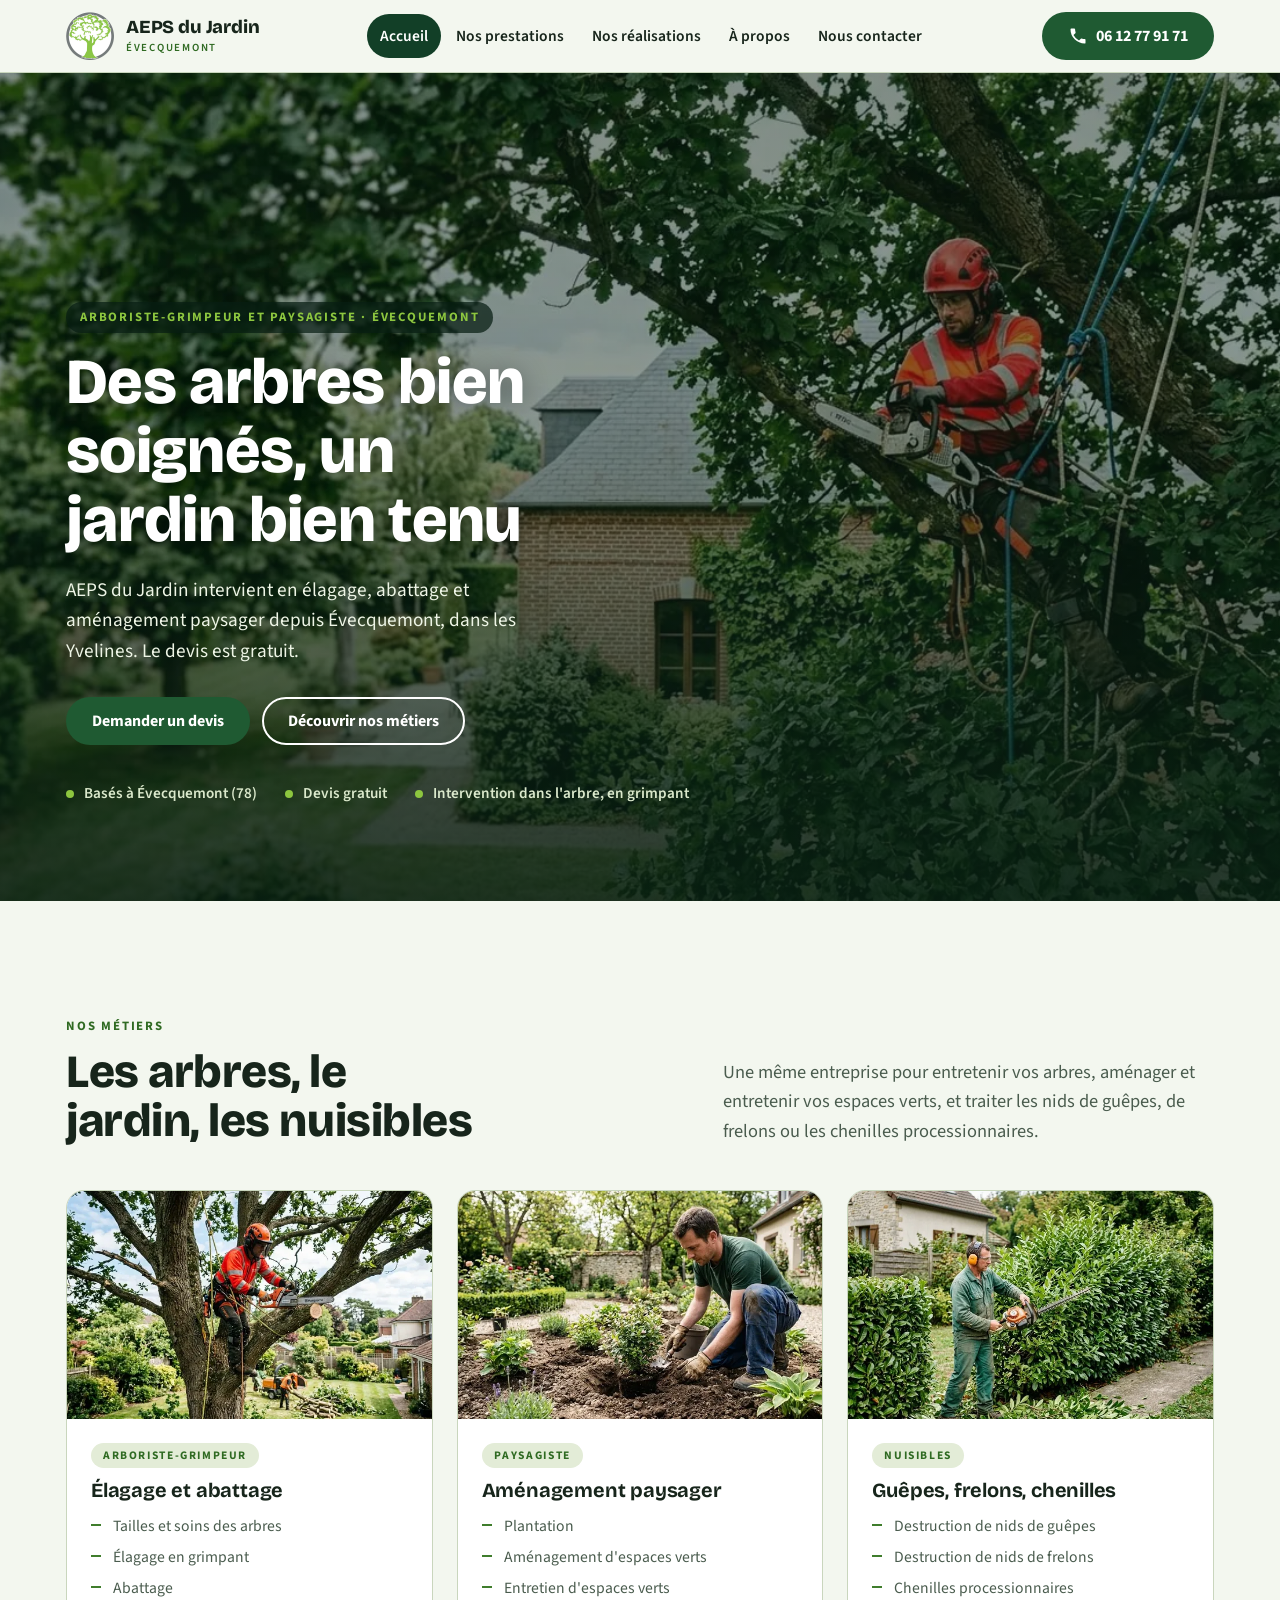
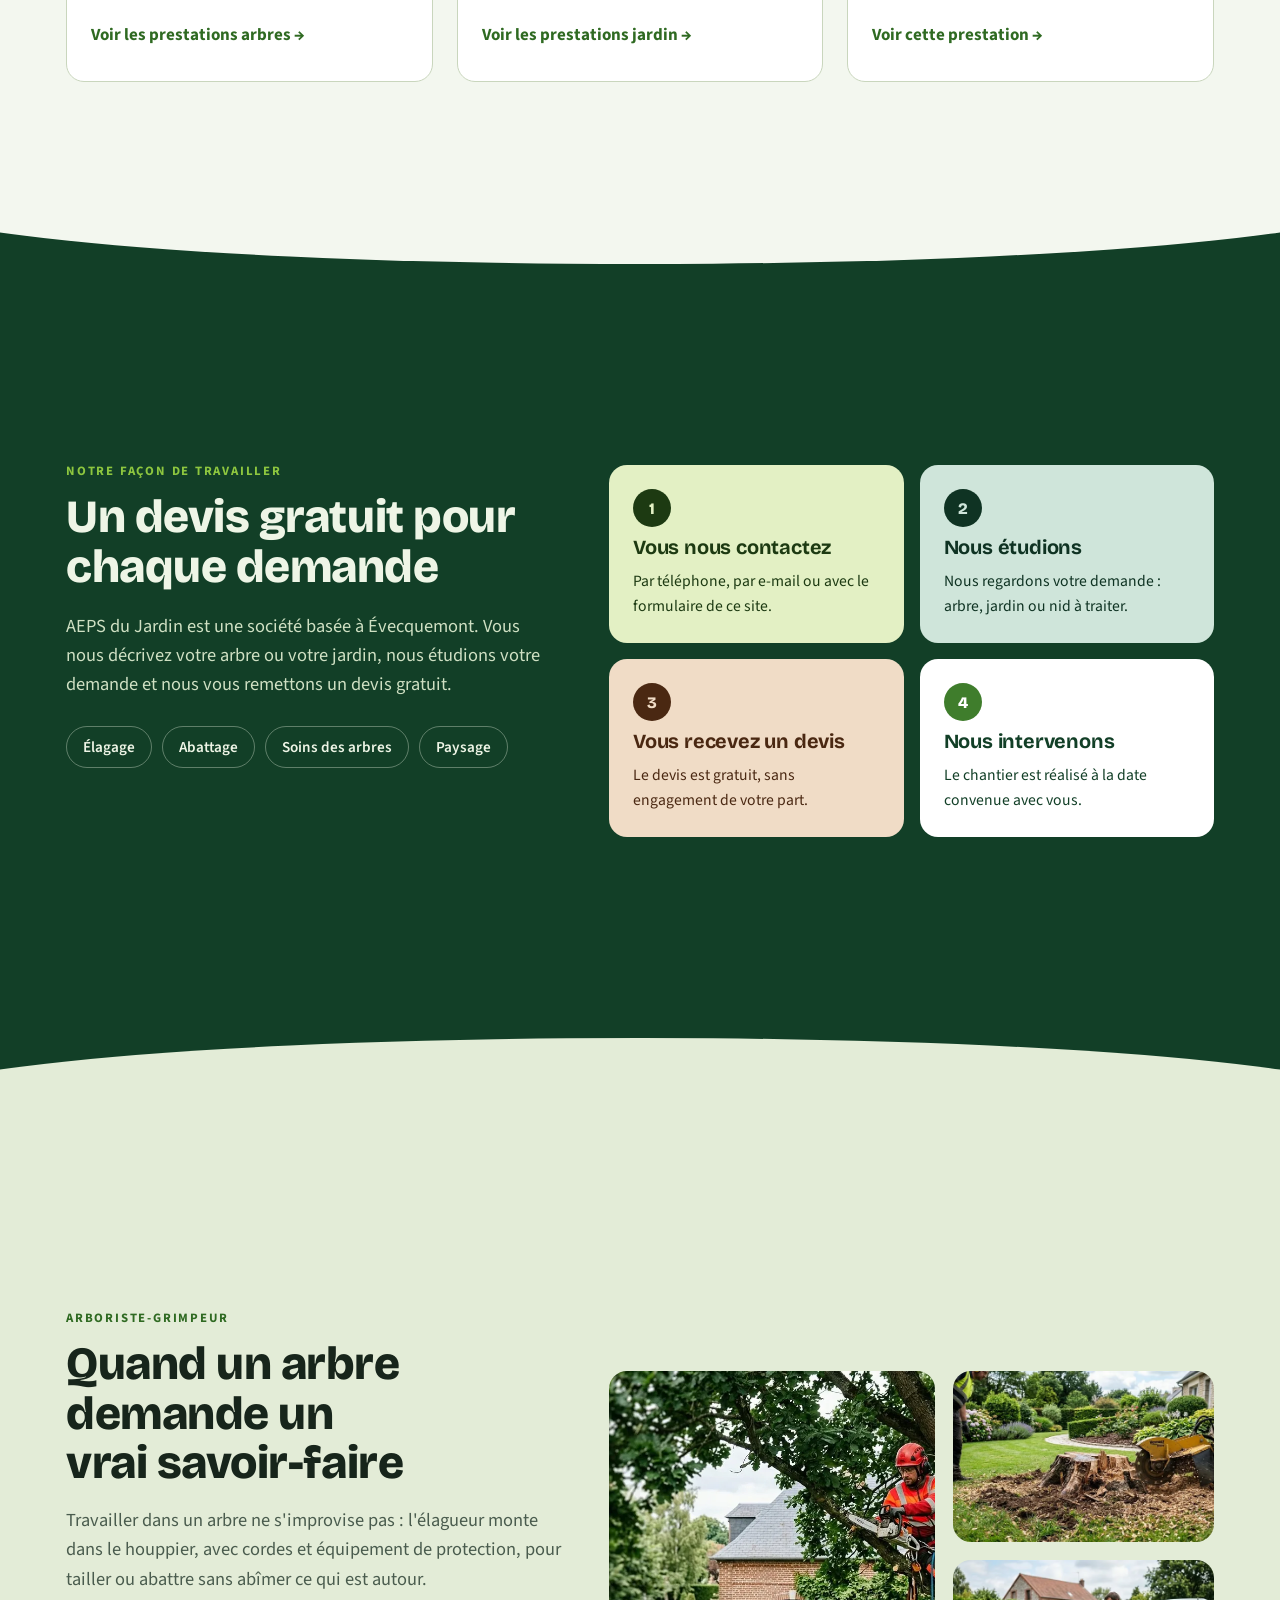
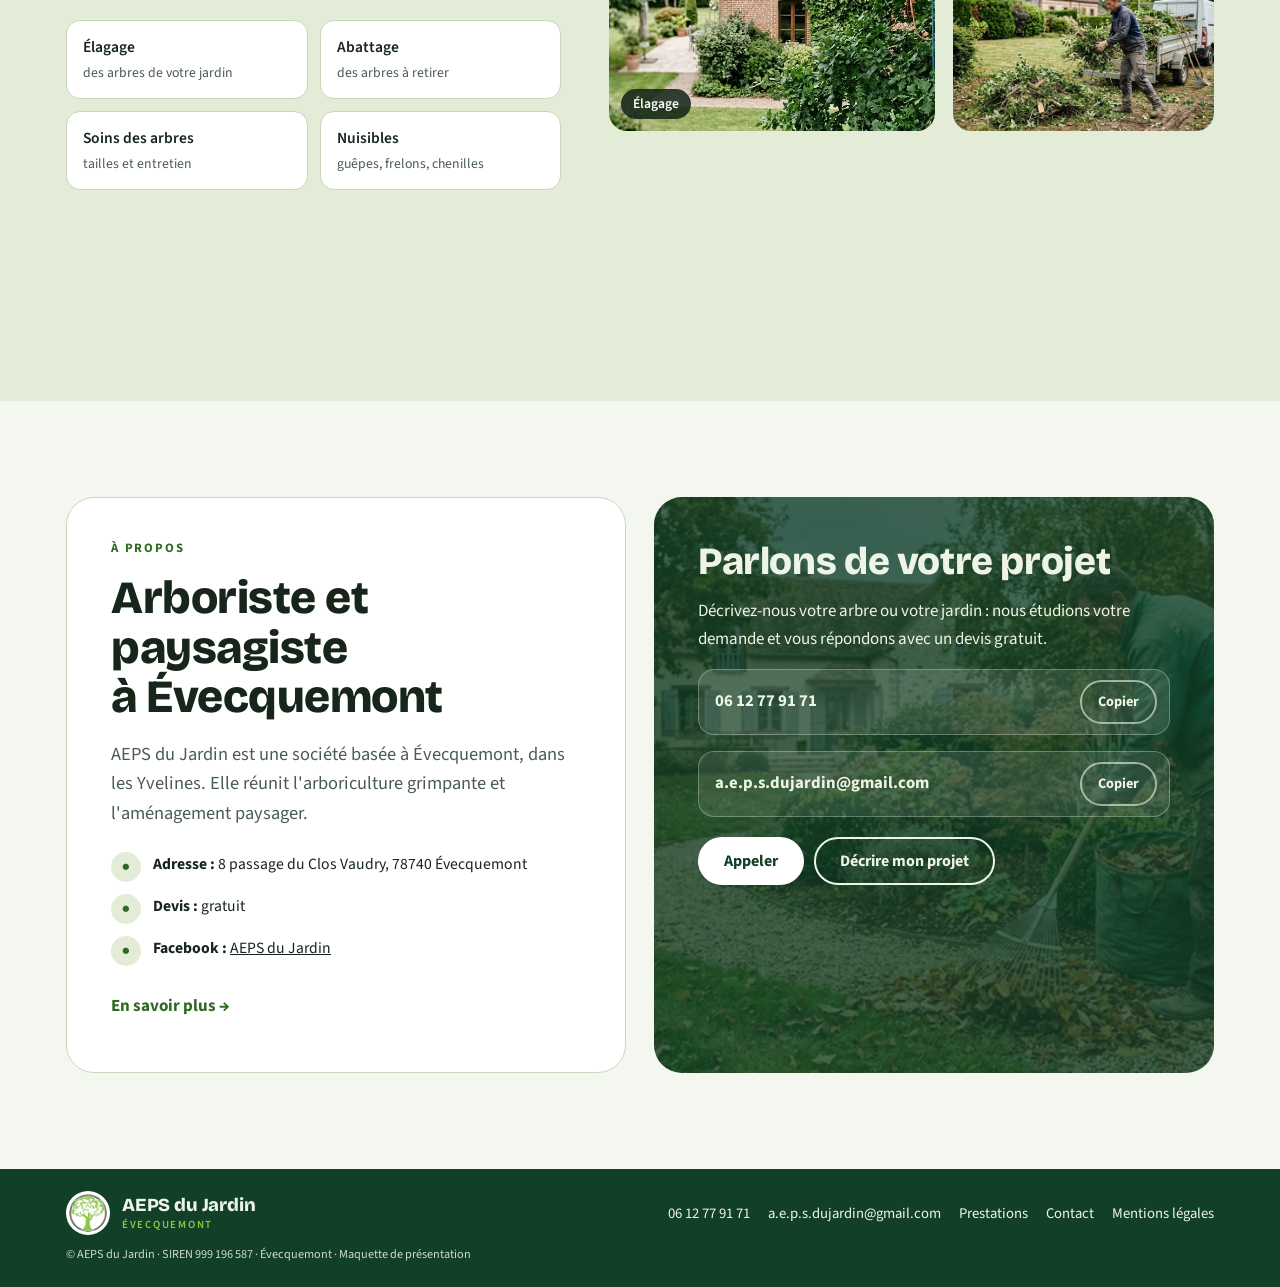
<file: index.html>
<!doctype html>
<html lang="fr">
<head>
<meta charset="utf-8">
<meta name="viewport" content="width=device-width,initial-scale=1">
<title>AEPS du Jardin, arboriste-grimpeur et paysagiste à Évecquemont (78)</title>
<meta name="description" content="AEPS du Jardin à Évecquemont (Yvelines) : élagage, abattage, soins des arbres et aménagement paysager. Devis gratuit au 06 12 77 91 71.">
<link rel="icon" type="image/png" href="images/logo-aeps-du-jardin.png">
<link rel="preconnect" href="https://fonts.googleapis.com">
<link rel="preconnect" href="https://fonts.gstatic.com" crossorigin>
<link rel="stylesheet" href="https://fonts.googleapis.com/css2?family=Bricolage+Grotesque:opsz,wght@12..96,500;12..96,700;12..96,800&family=Source+Sans+3:wght@400;600;700&display=swap">
<link rel="stylesheet" href="css/style.css">
</head>
<body>
<a class="skip" href="#main">Aller au contenu</a>
<header class="site-header">
  <div class="wrap bar">
    <a class="brand" href="https://webaunet.github.io/aeps-du-jardin/" aria-label="AEPS du Jardin, accueil du site">
      <img width="192" height="192" src="images/logo-aeps-du-jardin.png" alt="Logo AEPS du Jardin : un chêne vert dans un cercle gris"><span>AEPS du Jardin<small>Évecquemont</small></span>
    </a>
    <nav id="menu" aria-label="Navigation principale">
      <ul>
        <li><a href="index.html" aria-current="page">Accueil</a></li>
        <li><a href="nos-prestations.html">Nos prestations</a></li>
        <li><a href="nos-realisations.html">Nos réalisations</a></li>
        <li><a href="a-propos.html">À propos</a></li>
        <li><a href="nous-contacter.html">Nous contacter</a></li>
      </ul>
    </nav>
    <div class="head-right">
      <a class="btn cta-head" href="tel:+33612779171" aria-label="Appeler le 06 12 77 91 71"><svg width="20" height="20" viewBox="0 0 24 24" fill="currentColor" aria-hidden="true"><path d="M6.6 10.8a15 15 0 0 0 6.6 6.6l2.2-2.2a1 1 0 0 1 1-.25 11 11 0 0 0 3.6.6 1 1 0 0 1 1 1V20a1 1 0 0 1-1 1A17 17 0 0 1 3 4a1 1 0 0 1 1-1h3.5a1 1 0 0 1 1 1c0 1.25.2 2.45.6 3.6a1 1 0 0 1-.25 1z"/></svg><span class="t">06 12 77 91 71</span><span class="t2">Appeler</span></a>
      <button class="burger" type="button" aria-expanded="false" aria-controls="menu" aria-label="Ouvrir le menu"><span></span></button>
    </div>
  </div>
</header>
<main id="main">
  <section class="hero" aria-labelledby="h1">
    <img fetchpriority="high" width="1280" height="714" src="images/elagage-maison-briques.webp" alt="Élagueur encordé dans un arbre, tronçonneuse en main, devant une maison de brique et son jardin">
    <div class="wrap">
      <p class="eyebrow">Arboriste-grimpeur et paysagiste · Évecquemont</p>
      <h1 id="h1">Des arbres bien soignés, un jardin bien tenu</h1>
      <p class="sub">AEPS du Jardin intervient en élagage, abattage et aménagement paysager depuis Évecquemont, dans les Yvelines. Le devis est gratuit.</p>
      <div class="actions">
        <a class="btn" href="#contact">Demander un devis</a>
        <a class="btn ghost" href="#metiers">Découvrir nos métiers</a>
      </div>
      <ul class="facts">
        <li>Basés à Évecquemont (78)</li>
        <li>Devis gratuit</li>
        <li>Intervention dans l'arbre, en grimpant</li>
      </ul>
    </div>
  </section>

  <section class="sec" id="metiers" aria-labelledby="h-metiers">
    <div class="wrap">
      <div class="sec-head">
        <div>
          <p class="eyebrow">Nos métiers</p>
          <h2 id="h-metiers">Les arbres, le jardin, les nuisibles</h2>
        </div>
        <p class="lead">Une même entreprise pour entretenir vos arbres, aménager et entretenir vos espaces verts, et traiter les nids de guêpes, de frelons ou les chenilles processionnaires.</p>
      </div>
      <div class="cards3">
        <article class="pcard">
          <figure><img loading="lazy" width="720" height="393" src="images/elagage-chene.webp" alt="Élagueur encordé dans un chêne, tronçonneuse en main, au-dessus d'un jardin résidentiel"></figure>
          <div class="body">
            <span class="tag">Arboriste-grimpeur</span>
            <h3>Élagage et abattage</h3>
            <ul class="ticks">
              <li>Tailles et soins des arbres</li>
              <li>Élagage en grimpant</li>
              <li>Abattage</li>
            </ul>
            <a class="more" href="nos-prestations.html#arbres">Voir les prestations arbres →</a>
          </div>
        </article>
        <article class="pcard">
          <figure><img loading="lazy" width="720" height="393" src="images/plantation-arbuste.webp" alt="Paysagiste agenouillé qui plante un arbuste dans un massif de terre fraîche"></figure>
          <div class="body">
            <span class="tag">Paysagiste</span>
            <h3>Aménagement paysager</h3>
            <ul class="ticks">
              <li>Plantation</li>
              <li>Aménagement d'espaces verts</li>
              <li>Entretien d'espaces verts</li>
            </ul>
            <a class="more" href="nos-prestations.html#jardins">Voir les prestations jardin →</a>
          </div>
        </article>
        <article class="pcard">
          <figure><img loading="lazy" width="720" height="538" src="images/taille-haie-laurier.webp" style="object-position:50% 30%" alt="Jardinier qui taille une haie de laurier avec un taille-haie thermique"></figure>
          <div class="body">
            <span class="tag">Nuisibles</span>
            <h3>Guêpes, frelons, chenilles</h3>
            <ul class="ticks">
              <li>Destruction de nids de guêpes</li>
              <li>Destruction de nids de frelons</li>
              <li>Chenilles processionnaires</li>
            </ul>
            <a class="more" href="nos-prestations.html#nuisibles">Voir cette prestation →</a>
          </div>
        </article>
      </div>
    </div>
  </section>

  <section class="band" aria-labelledby="h-engage">
    <div class="wrap">
      <div class="band-grid">
        <div>
          <p class="eyebrow">Notre façon de travailler</p>
          <h2 id="h-engage">Un devis gratuit pour chaque demande</h2>
          <p class="lead" style="margin-top:20px">AEPS du Jardin est une société basée à Évecquemont. Vous nous décrivez votre arbre ou votre jardin, nous étudions votre demande et nous vous remettons un devis gratuit.</p>
          <ul class="suppliers" aria-label="Nos activités">
            <li>Élagage</li><li>Abattage</li><li>Soins des arbres</li><li>Paysage</li>
          </ul>
        </div>
        <ol class="steps" aria-label="Du premier contact à l'intervention">
          <li class="step"><b>1</b><h3>Vous nous contactez</h3><p>Par téléphone, par e-mail ou avec le formulaire de ce site.</p></li>
          <li class="step"><b>2</b><h3>Nous étudions</h3><p>Nous regardons votre demande : arbre, jardin ou nid à traiter.</p></li>
          <li class="step"><b>3</b><h3>Vous recevez un devis</h3><p>Le devis est gratuit, sans engagement de votre part.</p></li>
          <li class="step"><b>4</b><h3>Nous intervenons</h3><p>Le chantier est réalisé à la date convenue avec vous.</p></li>
        </ol>
      </div>
    </div>
  </section>

  <section class="sec tinted" aria-labelledby="h-craft">
    <div class="wrap two-col">
      <div>
        <p class="eyebrow">Arboriste-grimpeur</p>
        <h2 id="h-craft">Quand un arbre demande un vrai savoir-faire</h2>
        <p class="lead" style="margin-top:18px">Travailler dans un arbre ne s'improvise pas : l'élagueur monte dans le houppier, avec cordes et équipement de protection, pour tailler ou abattre sans abîmer ce qui est autour.</p>
        <ul class="chips">
          <li>Élagage<small>des arbres de votre jardin</small></li>
          <li>Abattage<small>des arbres à retirer</small></li>
          <li>Soins des arbres<small>tailles et entretien</small></li>
          <li>Nuisibles<small>guêpes, frelons, chenilles</small></li>
        </ul>
      </div>
      <div class="mosaic">
        <figure class="big"><img loading="lazy" width="1280" height="714" src="images/elagage-maison-briques.webp" alt="Élagueur encordé dans un arbre, tronçonneuse en main, devant une maison de brique"><figcaption>Élagage</figcaption></figure>
        <figure><img loading="lazy" width="720" height="393" src="images/rognage-souche.webp" alt="Rognage d'une souche au sol avec une machine à lame, dans un jardin aux massifs fleuris"></figure>
        <figure><img loading="lazy" width="720" height="393" src="images/evacuation-dechets-verts.webp" alt="Jardinier qui charge des branchages et des déchets verts sur une remorque"></figure>
      </div>
    </div>
  </section>

  <section class="sec" id="contact" aria-labelledby="h-contact" style="min-height:85svh">
    <div class="wrap about-grid">
      <article class="about-card">
        <p class="eyebrow" style="margin:0">À propos</p>
        <h2>Arboriste et paysagiste à Évecquemont</h2>
        <p class="lead">AEPS du Jardin est une société basée à Évecquemont, dans les Yvelines. Elle réunit l'arboriculture grimpante et l'aménagement paysager.</p>
        <ul class="facts-list">
          <li><i>●</i><span><strong>Adresse :</strong> 8 passage du Clos Vaudry, 78740 Évecquemont</span></li>
          <li><i>●</i><span><strong>Devis :</strong> gratuit</span></li>
          <li><i>●</i><span><strong>Facebook :</strong> <a href="https://m.facebook.com/AEPS-Du-Jardin-105863435414228/" rel="noopener" target="_blank">AEPS du Jardin</a></span></li>
        </ul>
        <a class="more" href="a-propos.html">En savoir plus →</a>
      </article>
      <article class="contact-card">
        <img loading="lazy" width="720" height="393" src="images/ramassage-feuilles.webp" alt="Jardinier qui ratisse des feuilles d'automne sur une allée de gravier devant une maison de pierre">
        <h2 id="h-contact">Parlons de votre projet</h2>
        <p>Décrivez-nous votre arbre ou votre jardin : nous étudions votre demande et vous répondons avec un devis gratuit.</p>
        <div class="contact-line"><span>06 12 77 91 71</span><button class="copy" type="button" data-copy="06 12 77 91 71">Copier</button></div>
        <div class="contact-line"><span>a.e.p.s.dujardin@gmail.com</span><button class="copy" type="button" data-copy="a.e.p.s.dujardin@gmail.com">Copier</button></div>
        <div class="contact-actions">
          <a class="btn light" href="tel:+33612779171">Appeler</a>
          <a class="btn ghost" href="nous-contacter.html">Décrire mon projet</a>
        </div>
      </article>
    </div>
  </section>
</main>
<footer>
  <div class="wrap foot">
    <a class="brand" href="https://webaunet.github.io/aeps-du-jardin/" aria-label="AEPS du Jardin, accueil du site"><img width="192" height="192" src="images/logo-aeps-du-jardin.png" alt="Logo AEPS du Jardin"><span>AEPS du Jardin<small>Évecquemont</small></span></a>
    <ul aria-label="Liens du pied de page">
      <li><a href="tel:+33612779171">06 12 77 91 71</a></li>
      <li><a href="mailto:a.e.p.s.dujardin@gmail.com">a.e.p.s.dujardin@gmail.com</a></li>
      <li><a href="nos-prestations.html">Prestations</a></li>
      <li><a href="nous-contacter.html">Contact</a></li>
      <li><a href="mentions-legales.html">Mentions légales</a></li>
    </ul>
    <small>© AEPS du Jardin · SIREN 999 196 587 · Évecquemont · Maquette de présentation</small>
  </div>
</footer>
<div class="toast" id="toast" role="status" aria-live="polite"></div>
<script src="js/main.js" defer></script>
</body>
</html>
</file>
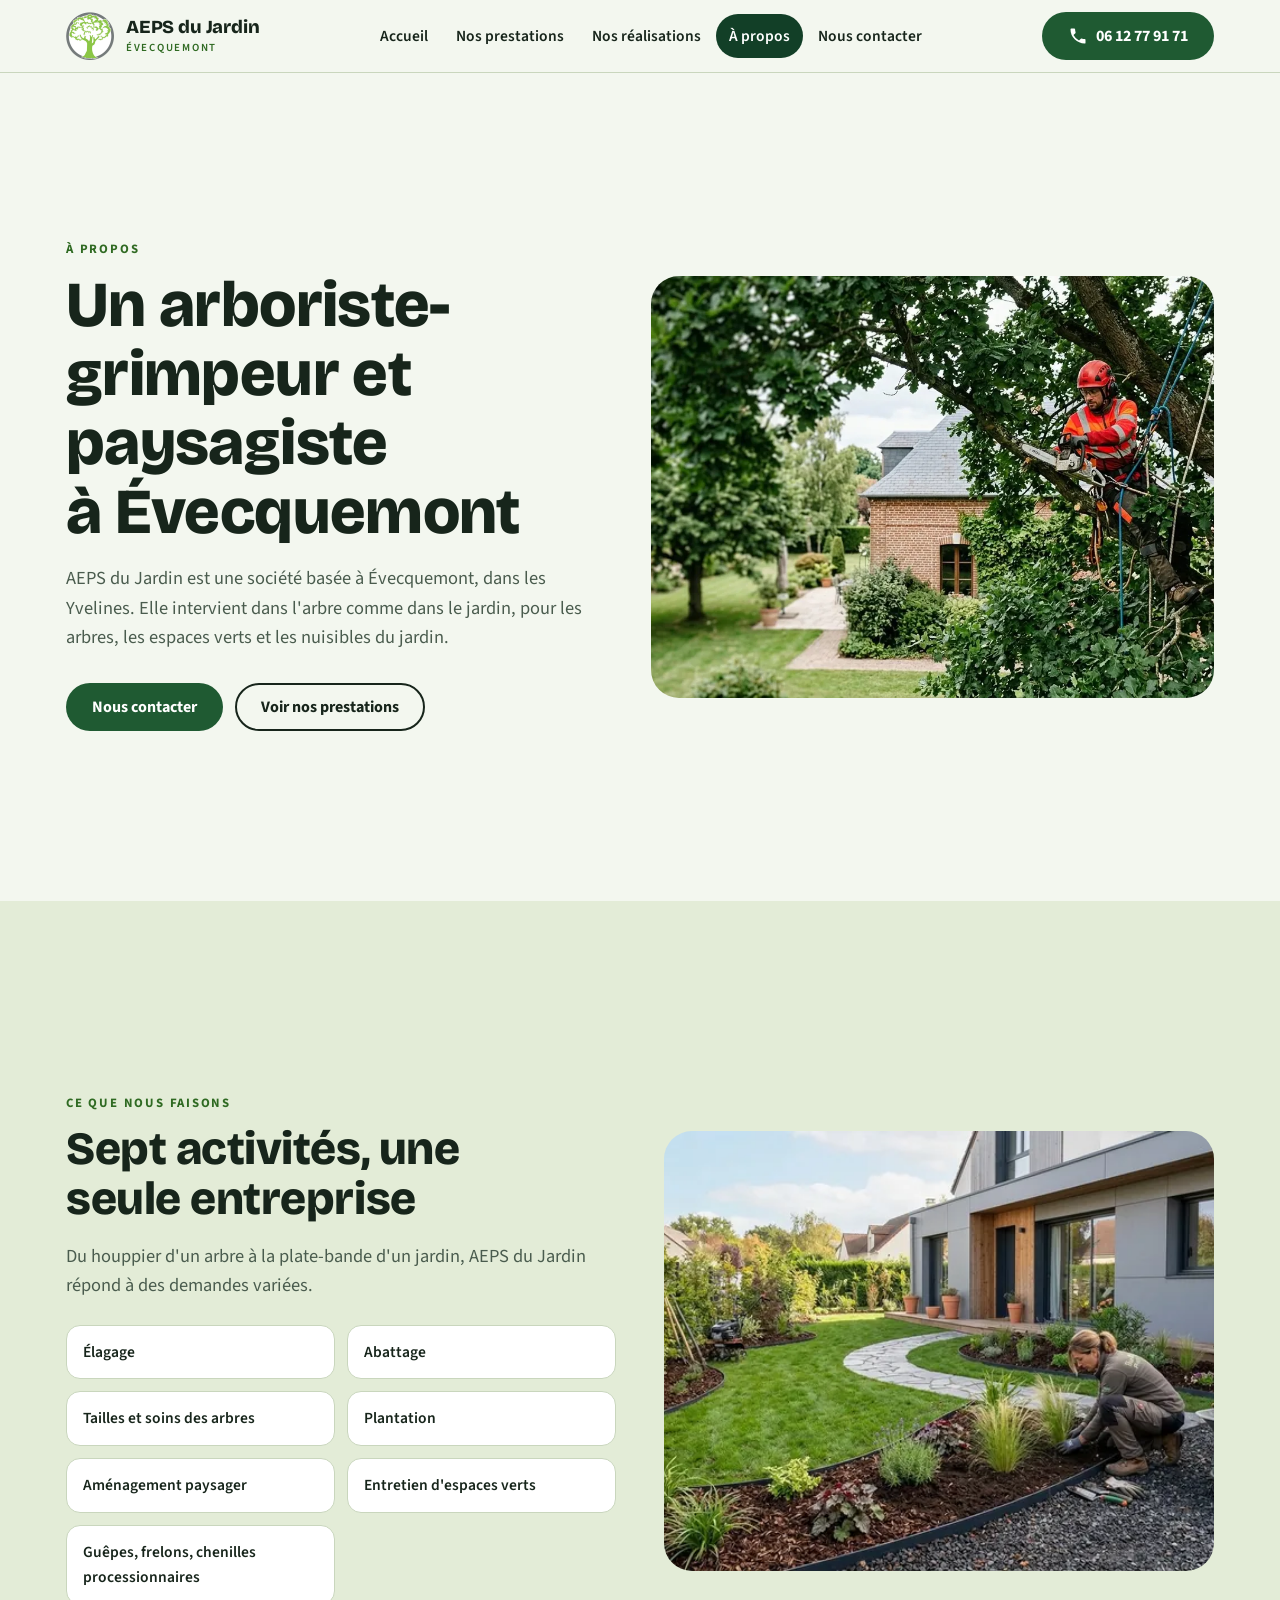
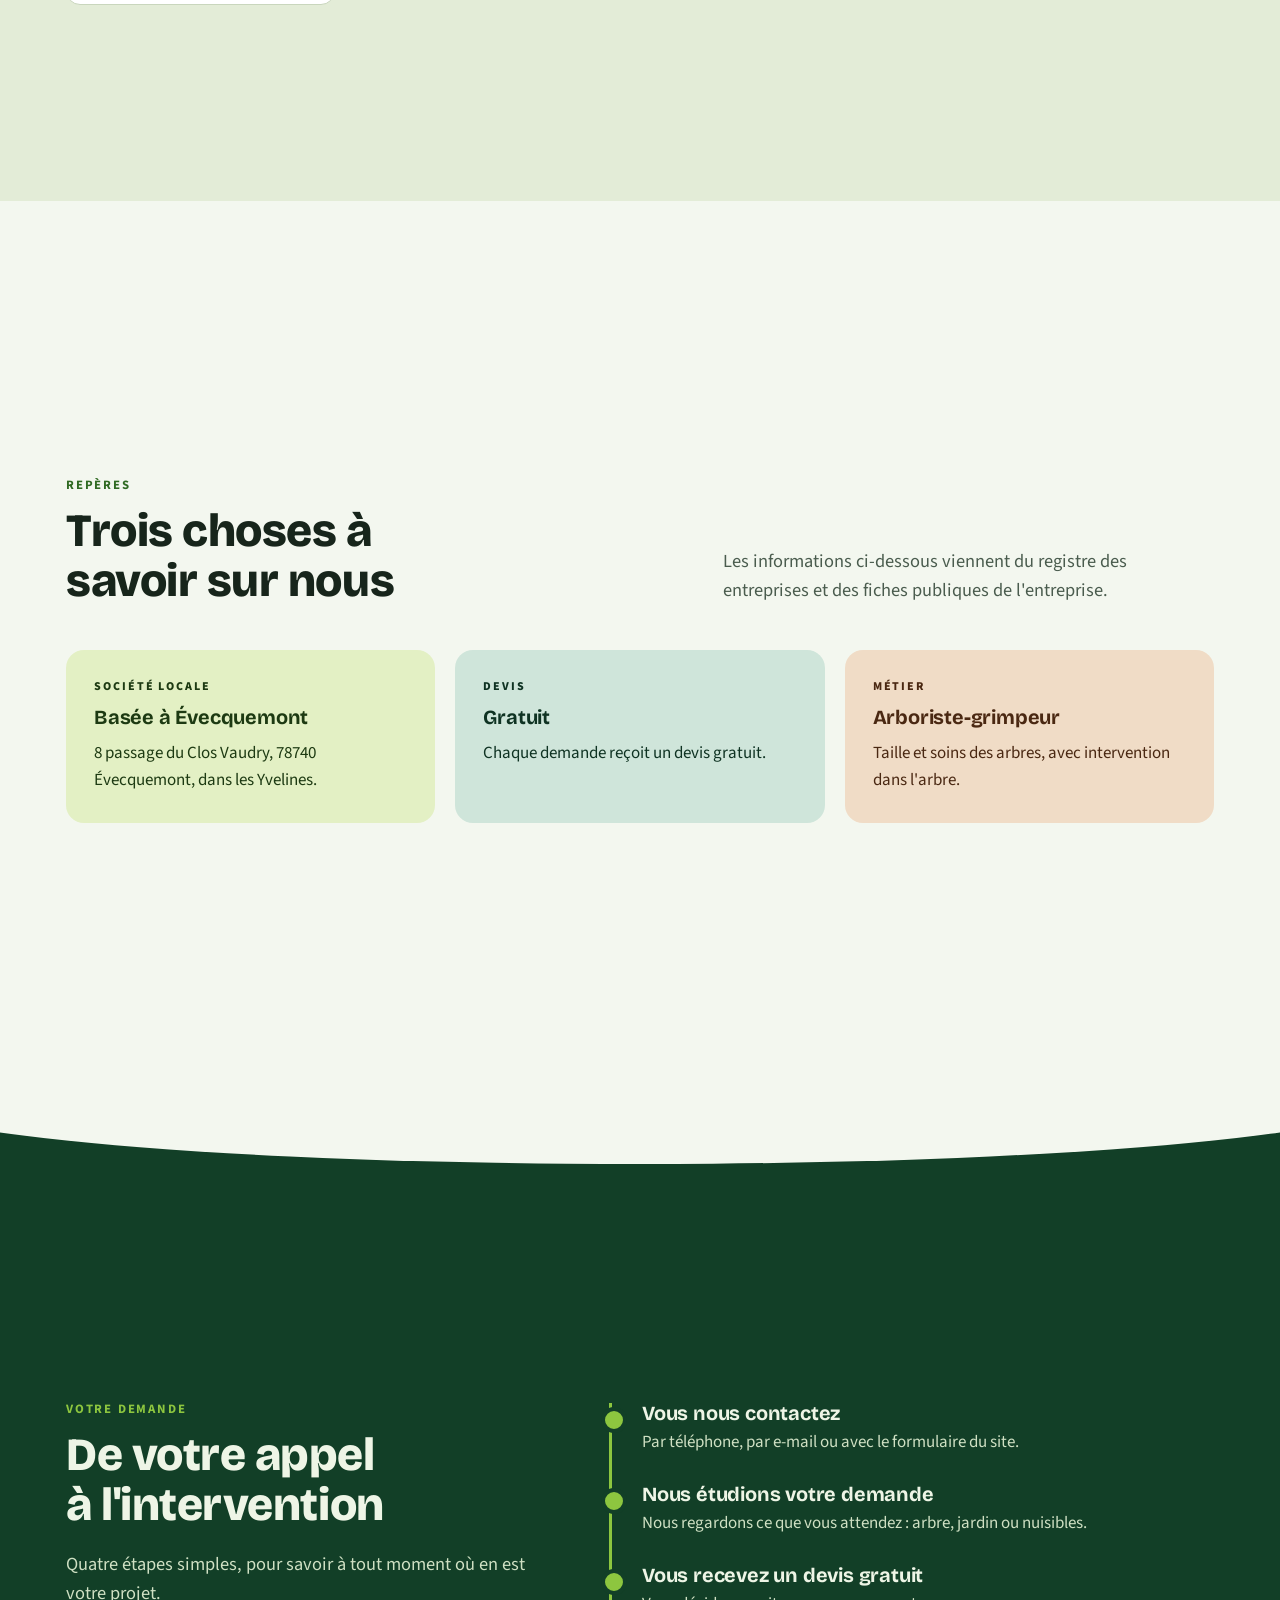
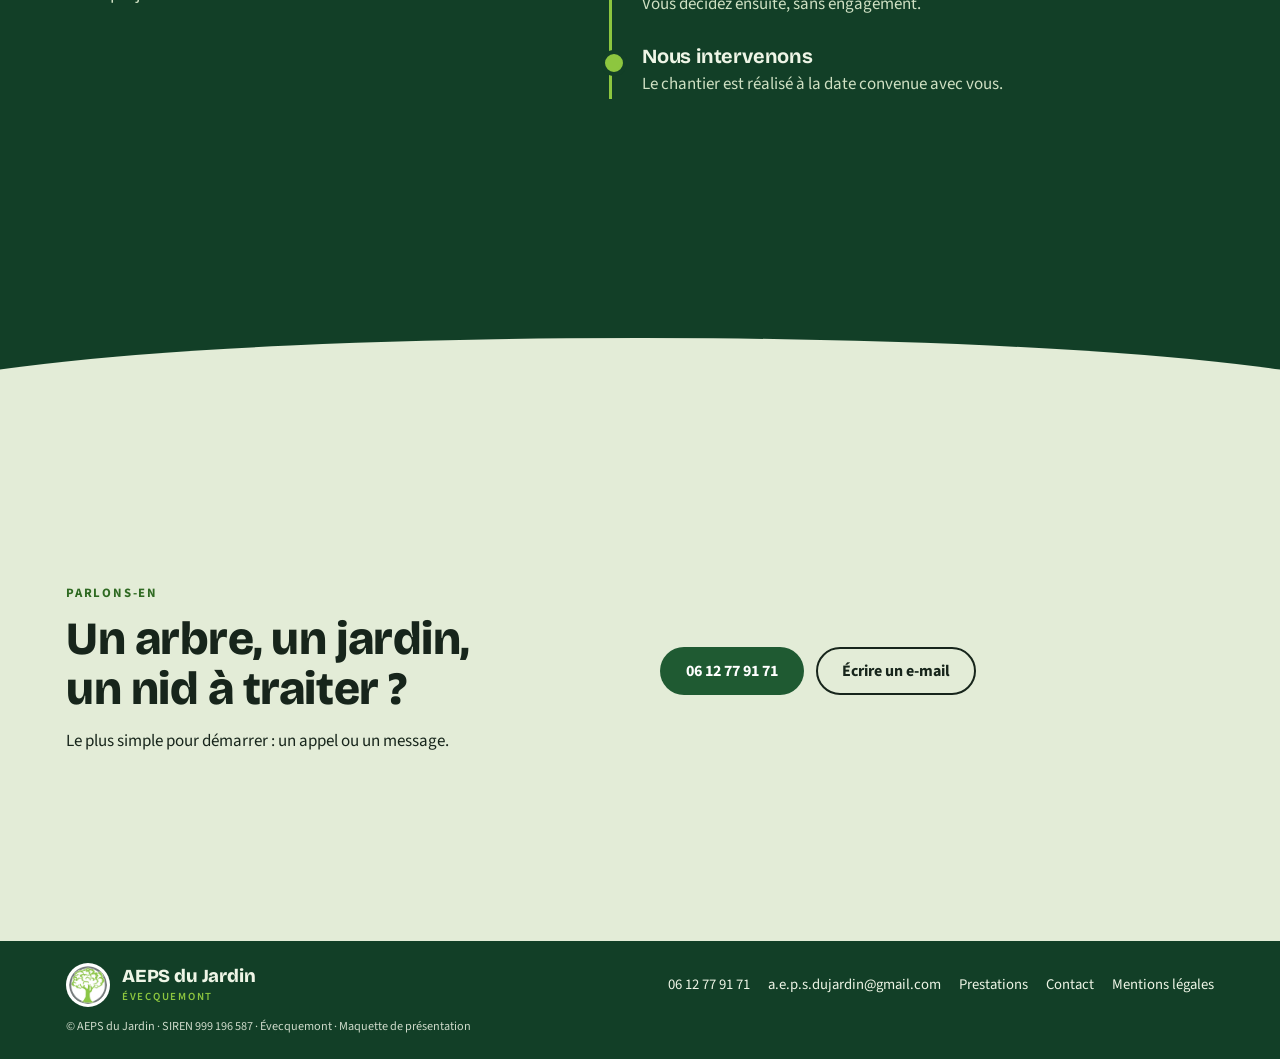
<file: a-propos.html>
<!doctype html>
<html lang="fr">
<head>
<meta charset="utf-8">
<meta name="viewport" content="width=device-width,initial-scale=1">
<title>À propos d'AEPS du Jardin, arboriste-grimpeur à Évecquemont</title>
<meta name="description" content="AEPS du Jardin, société basée à Évecquemont (78) : arboriste-grimpeur et paysagiste. Découvrez nos activités et notre façon de travailler.">
<link rel="icon" type="image/png" href="images/logo-aeps-du-jardin.png">
<link rel="preconnect" href="https://fonts.googleapis.com">
<link rel="preconnect" href="https://fonts.gstatic.com" crossorigin>
<link rel="stylesheet" href="https://fonts.googleapis.com/css2?family=Bricolage+Grotesque:opsz,wght@12..96,500;12..96,700;12..96,800&family=Source+Sans+3:wght@400;600;700&display=swap">
<link rel="stylesheet" href="css/style.css">
</head>
<body>
<a class="skip" href="#main">Aller au contenu</a>
<header class="site-header">
  <div class="wrap bar">
    <a class="brand" href="https://webaunet.github.io/aeps-du-jardin/" aria-label="AEPS du Jardin, accueil du site">
      <img width="192" height="192" src="images/logo-aeps-du-jardin.png" alt="Logo AEPS du Jardin : un chêne vert dans un cercle gris"><span>AEPS du Jardin<small>Évecquemont</small></span>
    </a>
    <nav id="menu" aria-label="Navigation principale">
      <ul>
        <li><a href="index.html">Accueil</a></li>
        <li><a href="nos-prestations.html">Nos prestations</a></li>
        <li><a href="nos-realisations.html">Nos réalisations</a></li>
        <li><a href="a-propos.html" aria-current="page">À propos</a></li>
        <li><a href="nous-contacter.html">Nous contacter</a></li>
      </ul>
    </nav>
    <div class="head-right">
      <a class="btn cta-head" href="tel:+33612779171" aria-label="Appeler le 06 12 77 91 71"><svg width="20" height="20" viewBox="0 0 24 24" fill="currentColor" aria-hidden="true"><path d="M6.6 10.8a15 15 0 0 0 6.6 6.6l2.2-2.2a1 1 0 0 1 1-.25 11 11 0 0 0 3.6.6 1 1 0 0 1 1 1V20a1 1 0 0 1-1 1A17 17 0 0 1 3 4a1 1 0 0 1 1-1h3.5a1 1 0 0 1 1 1c0 1.25.2 2.45.6 3.6a1 1 0 0 1-.25 1z"/></svg><span class="t">06 12 77 91 71</span><span class="t2">Appeler</span></a>
      <button class="burger" type="button" aria-expanded="false" aria-controls="menu" aria-label="Ouvrir le menu"><span></span></button>
    </div>
  </div>
</header>
<main id="main">
  <section class="pagehead plain" aria-labelledby="h1">
    <div class="wrap grid">
      <div>
        <p class="eyebrow">À propos</p>
        <h1 id="h1">Un arboriste-grimpeur et paysagiste à Évecquemont</h1>
        <p class="lead" style="margin-top:18px">AEPS du Jardin est une société basée à Évecquemont, dans les Yvelines. Elle intervient dans l'arbre comme dans le jardin, pour les arbres, les espaces verts et les nuisibles du jardin.</p>
        <div class="actions"><a class="btn" href="nous-contacter.html">Nous contacter</a><a class="btn ghost" href="nos-prestations.html">Voir nos prestations</a></div>
      </div>
      <figure style="margin:0;border-radius:28px;overflow:hidden;aspect-ratio:4/3"><img fetchpriority="high" width="1280" height="714" src="images/elagage-maison-briques.webp" style="width:100%;height:100%;object-fit:cover" alt="Élagueur encordé dans un arbre, tronçonneuse en main, devant une maison de brique"></figure>
    </div>
  </section>

  <section class="sec tinted" aria-labelledby="h-faisons">
    <div class="wrap two-col even">
      <div>
        <p class="eyebrow">Ce que nous faisons</p>
        <h2 id="h-faisons">Sept activités, une seule entreprise</h2>
        <p class="lead" style="margin-top:18px">Du houppier d'un arbre à la plate-bande d'un jardin, AEPS du Jardin répond à des demandes variées.</p>
        <ul class="skills">
          <li>Élagage</li>
          <li>Abattage</li>
          <li>Tailles et soins des arbres</li>
          <li>Plantation</li>
          <li>Aménagement paysager</li>
          <li>Entretien d'espaces verts</li>
          <li>Guêpes, frelons, chenilles processionnaires</li>
        </ul>
      </div>
      <figure style="margin:0;border-radius:28px;overflow:hidden;aspect-ratio:5/4"><img loading="lazy" width="720" height="393" src="images/creation-massifs-allee.webp" style="width:100%;height:100%;object-fit:cover" alt="Paysagiste en train de planter dans un massif bordé d'acier, avec pelouse et chemin de pierre devant une maison moderne"></figure>
    </div>
  </section>

  <section class="sec" aria-labelledby="h-val">
    <div class="wrap">
      <div class="sec-head">
        <div>
          <p class="eyebrow">Repères</p>
          <h2 id="h-val">Trois choses à savoir sur nous</h2>
        </div>
        <p class="lead">Les informations ci-dessous viennent du registre des entreprises et des fiches publiques de l'entreprise.</p>
      </div>
      <div class="values">
        <article class="value v1"><b>Société locale</b><h3>Basée à Évecquemont</h3><p>8 passage du Clos Vaudry, 78740 Évecquemont, dans les Yvelines.</p></article>
        <article class="value v2"><b>Devis</b><h3>Gratuit</h3><p>Chaque demande reçoit un devis gratuit.</p></article>
        <article class="value v3"><b>Métier</b><h3>Arboriste-grimpeur</h3><p>Taille et soins des arbres, avec intervention dans l'arbre.</p></article>
      </div>
    </div>
  </section>

  <section class="band" aria-labelledby="h-meth" style="--prev:var(--bg);--next:var(--bg-alt)">
    <div class="wrap">
      <div class="band-grid">
        <div>
          <p class="eyebrow">Votre demande</p>
          <h2 id="h-meth">De votre appel à l'intervention</h2>
          <p class="lead" style="margin-top:20px">Quatre étapes simples, pour savoir à tout moment où en est votre projet.</p>
        </div>
        <ol class="timeline">
          <li><h3>Vous nous contactez</h3><p>Par téléphone, par e-mail ou avec le formulaire du site.</p></li>
          <li><h3>Nous étudions votre demande</h3><p>Nous regardons ce que vous attendez : arbre, jardin ou nuisibles.</p></li>
          <li><h3>Vous recevez un devis gratuit</h3><p>Vous décidez ensuite, sans engagement.</p></li>
          <li><h3>Nous intervenons</h3><p>Le chantier est réalisé à la date convenue avec vous.</p></li>
        </ol>
      </div>
    </div>
  </section>

  <section class="cta-d" aria-labelledby="h-cta">
    <div class="wrap cols">
      <div>
        <p class="eyebrow">Parlons-en</p>
        <h2 id="h-cta">Un arbre, un jardin, un nid à traiter ?</h2>
        <p style="margin-top:14px;max-width:48ch">Le plus simple pour démarrer : un appel ou un message.</p>
      </div>
      <div class="actions" style="margin:0;justify-content:flex-start">
        <a class="btn" href="tel:+33612779171">06 12 77 91 71</a>
        <a class="btn ghost" href="mailto:a.e.p.s.dujardin@gmail.com">Écrire un e-mail</a>
      </div>
    </div>
  </section>
</main>
<footer>
  <div class="wrap foot">
    <a class="brand" href="https://webaunet.github.io/aeps-du-jardin/" aria-label="AEPS du Jardin, accueil du site"><img width="192" height="192" src="images/logo-aeps-du-jardin.png" alt="Logo AEPS du Jardin"><span>AEPS du Jardin<small>Évecquemont</small></span></a>
    <ul aria-label="Liens du pied de page">
      <li><a href="tel:+33612779171">06 12 77 91 71</a></li>
      <li><a href="mailto:a.e.p.s.dujardin@gmail.com">a.e.p.s.dujardin@gmail.com</a></li>
      <li><a href="nos-prestations.html">Prestations</a></li>
      <li><a href="nous-contacter.html">Contact</a></li>
      <li><a href="mentions-legales.html">Mentions légales</a></li>
    </ul>
    <small>© AEPS du Jardin · SIREN 999 196 587 · Évecquemont · Maquette de présentation</small>
  </div>
</footer>
<div class="toast" id="toast" role="status" aria-live="polite"></div>
<script src="js/main.js" defer></script>
</body>
</html>
</file>
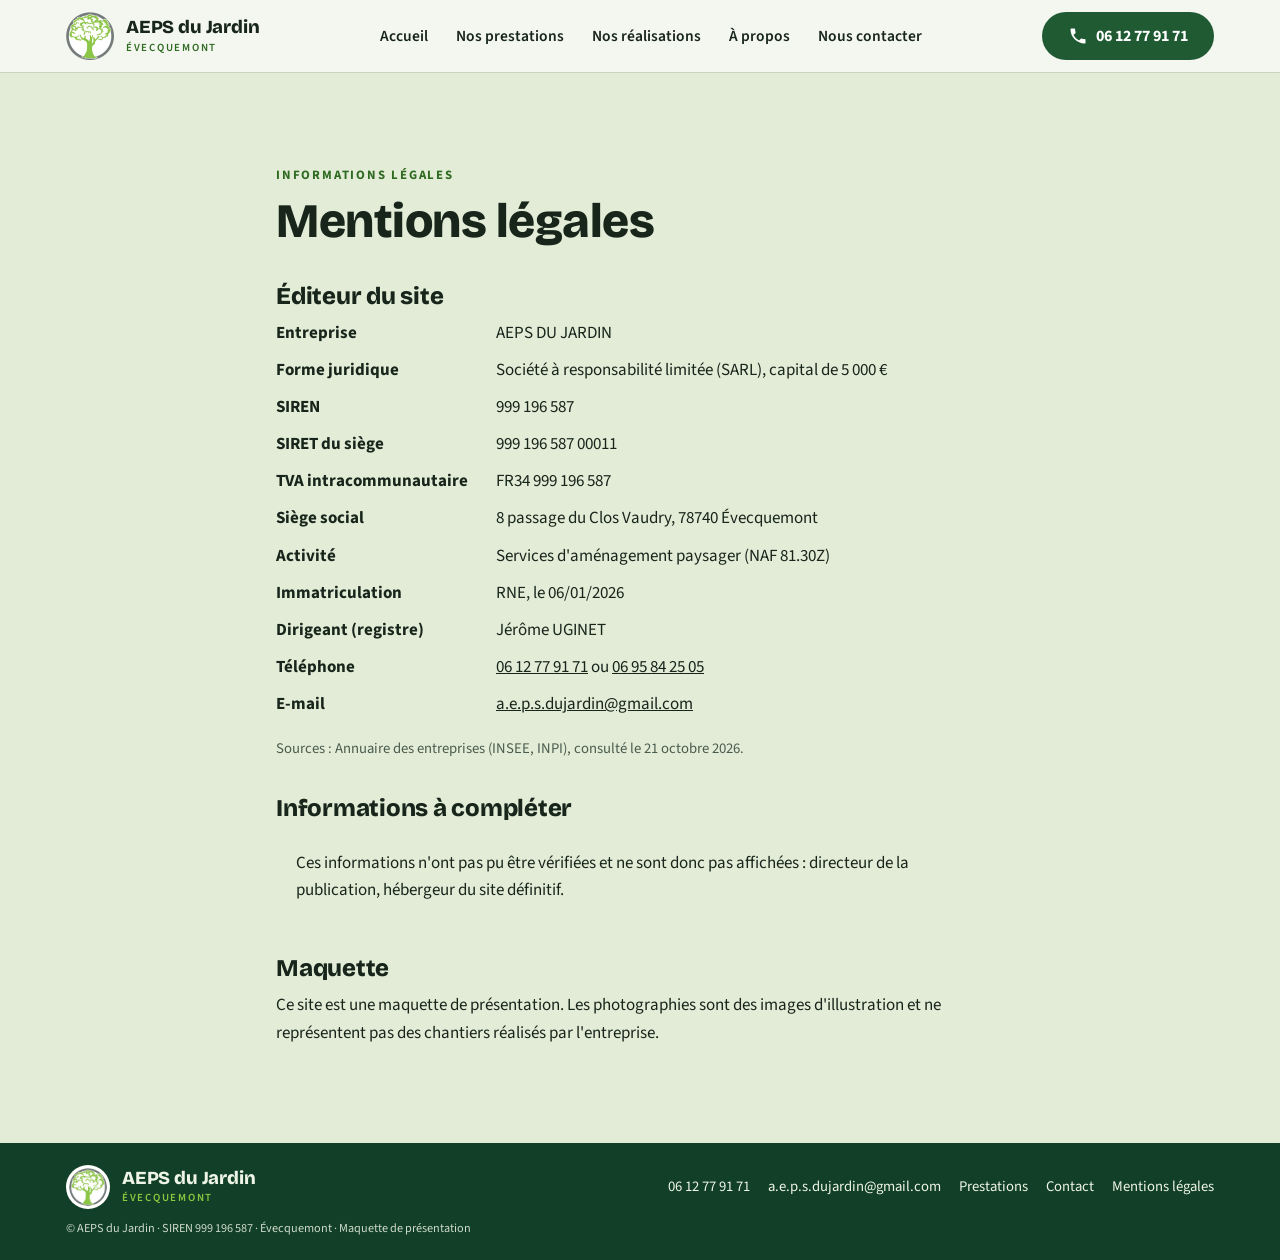
<file: mentions-legales.html>
<!doctype html>
<html lang="fr">
<head>
<meta charset="utf-8">
<meta name="viewport" content="width=device-width,initial-scale=1">
<title>Mentions légales | AEPS du Jardin, Évecquemont</title>
<meta name="description" content="Mentions légales du site d'AEPS du Jardin, arboriste-grimpeur et paysagiste à Évecquemont (SIREN 999 196 587).">
<link rel="icon" type="image/png" href="images/logo-aeps-du-jardin.png">
<link rel="preconnect" href="https://fonts.googleapis.com">
<link rel="preconnect" href="https://fonts.gstatic.com" crossorigin>
<link rel="stylesheet" href="https://fonts.googleapis.com/css2?family=Bricolage+Grotesque:opsz,wght@12..96,500;12..96,700;12..96,800&family=Source+Sans+3:wght@400;600;700&display=swap">
<link rel="stylesheet" href="css/style.css">
</head>
<body>
<a class="skip" href="#main">Aller au contenu</a>
<header class="site-header">
  <div class="wrap bar">
    <a class="brand" href="https://webaunet.github.io/aeps-du-jardin/" aria-label="AEPS du Jardin, accueil du site">
      <img width="192" height="192" src="images/logo-aeps-du-jardin.png" alt="Logo AEPS du Jardin : un chêne vert dans un cercle gris"><span>AEPS du Jardin<small>Évecquemont</small></span>
    </a>
    <nav id="menu" aria-label="Navigation principale">
      <ul>
        <li><a href="index.html">Accueil</a></li>
        <li><a href="nos-prestations.html">Nos prestations</a></li>
        <li><a href="nos-realisations.html">Nos réalisations</a></li>
        <li><a href="a-propos.html">À propos</a></li>
        <li><a href="nous-contacter.html">Nous contacter</a></li>
      </ul>
    </nav>
    <div class="head-right">
      <a class="btn cta-head" href="tel:+33612779171" aria-label="Appeler le 06 12 77 91 71"><svg width="20" height="20" viewBox="0 0 24 24" fill="currentColor" aria-hidden="true"><path d="M6.6 10.8a15 15 0 0 0 6.6 6.6l2.2-2.2a1 1 0 0 1 1-.25 11 11 0 0 0 3.6.6 1 1 0 0 1 1 1V20a1 1 0 0 1-1 1A17 17 0 0 1 3 4a1 1 0 0 1 1-1h3.5a1 1 0 0 1 1 1c0 1.25.2 2.45.6 3.6a1 1 0 0 1-.25 1z"/></svg><span class="t">06 12 77 91 71</span><span class="t2">Appeler</span></a>
      <button class="burger" type="button" aria-expanded="false" aria-controls="menu" aria-label="Ouvrir le menu"><span></span></button>
    </div>
  </div>
</header>
<main id="main">
  <section class="sec short tinted" aria-labelledby="h1" style="min-height:calc(100svh - var(--header-h))">
    <div class="wrap legal">
      <p class="eyebrow">Informations légales</p>
      <h1 id="h1" style="font-size:clamp(2rem,4vw,3rem)">Mentions légales</h1>
      <h2>Éditeur du site</h2>
      <dl>
        <dt>Entreprise</dt><dd>AEPS DU JARDIN</dd>
        <dt>Forme juridique</dt><dd>Société à responsabilité limitée (SARL), capital de 5 000 €</dd>
        <dt>SIREN</dt><dd>999 196 587</dd>
        <dt>SIRET du siège</dt><dd>999 196 587 00011</dd>
        <dt>TVA intracommunautaire</dt><dd>FR34 999 196 587</dd>
        <dt>Siège social</dt><dd>8 passage du Clos Vaudry, 78740 Évecquemont</dd>
        <dt>Activité</dt><dd>Services d'aménagement paysager (NAF 81.30Z)</dd>
        <dt>Immatriculation</dt><dd>RNE, le 06/01/2026</dd>
        <dt>Dirigeant (registre)</dt><dd>Jérôme UGINET</dd>
        <dt>Téléphone</dt><dd><a href="tel:+33612779171">06 12 77 91 71</a> ou <a href="tel:+33695842505">06 95 84 25 05</a></dd>
        <dt>E-mail</dt><dd><a href="mailto:a.e.p.s.dujardin@gmail.com">a.e.p.s.dujardin@gmail.com</a></dd>
      </dl>
      <p class="note">Sources : Annuaire des entreprises (INSEE, INPI), consulté le 21 octobre 2026.</p>
      <h2>Informations à compléter</h2>
      <div class="missing"><p>Ces informations n'ont pas pu être vérifiées et ne sont donc pas affichées : directeur de la publication, hébergeur du site définitif.</p></div>
      <h2>Maquette</h2>
      <p>Ce site est une maquette de présentation. Les photographies sont des images d'illustration et ne représentent pas des chantiers réalisés par l'entreprise.</p>
    </div>
  </section>
</main>
<footer>
  <div class="wrap foot">
    <a class="brand" href="https://webaunet.github.io/aeps-du-jardin/" aria-label="AEPS du Jardin, accueil du site"><img width="192" height="192" src="images/logo-aeps-du-jardin.png" alt="Logo AEPS du Jardin"><span>AEPS du Jardin<small>Évecquemont</small></span></a>
    <ul aria-label="Liens du pied de page">
      <li><a href="tel:+33612779171">06 12 77 91 71</a></li>
      <li><a href="mailto:a.e.p.s.dujardin@gmail.com">a.e.p.s.dujardin@gmail.com</a></li>
      <li><a href="nos-prestations.html">Prestations</a></li>
      <li><a href="nous-contacter.html">Contact</a></li>
      <li><a href="mentions-legales.html">Mentions légales</a></li>
    </ul>
    <small>© AEPS du Jardin · SIREN 999 196 587 · Évecquemont · Maquette de présentation</small>
  </div>
</footer>
<div class="toast" id="toast" role="status" aria-live="polite"></div>
<script src="js/main.js" defer></script>
</body>
</html>
</file>
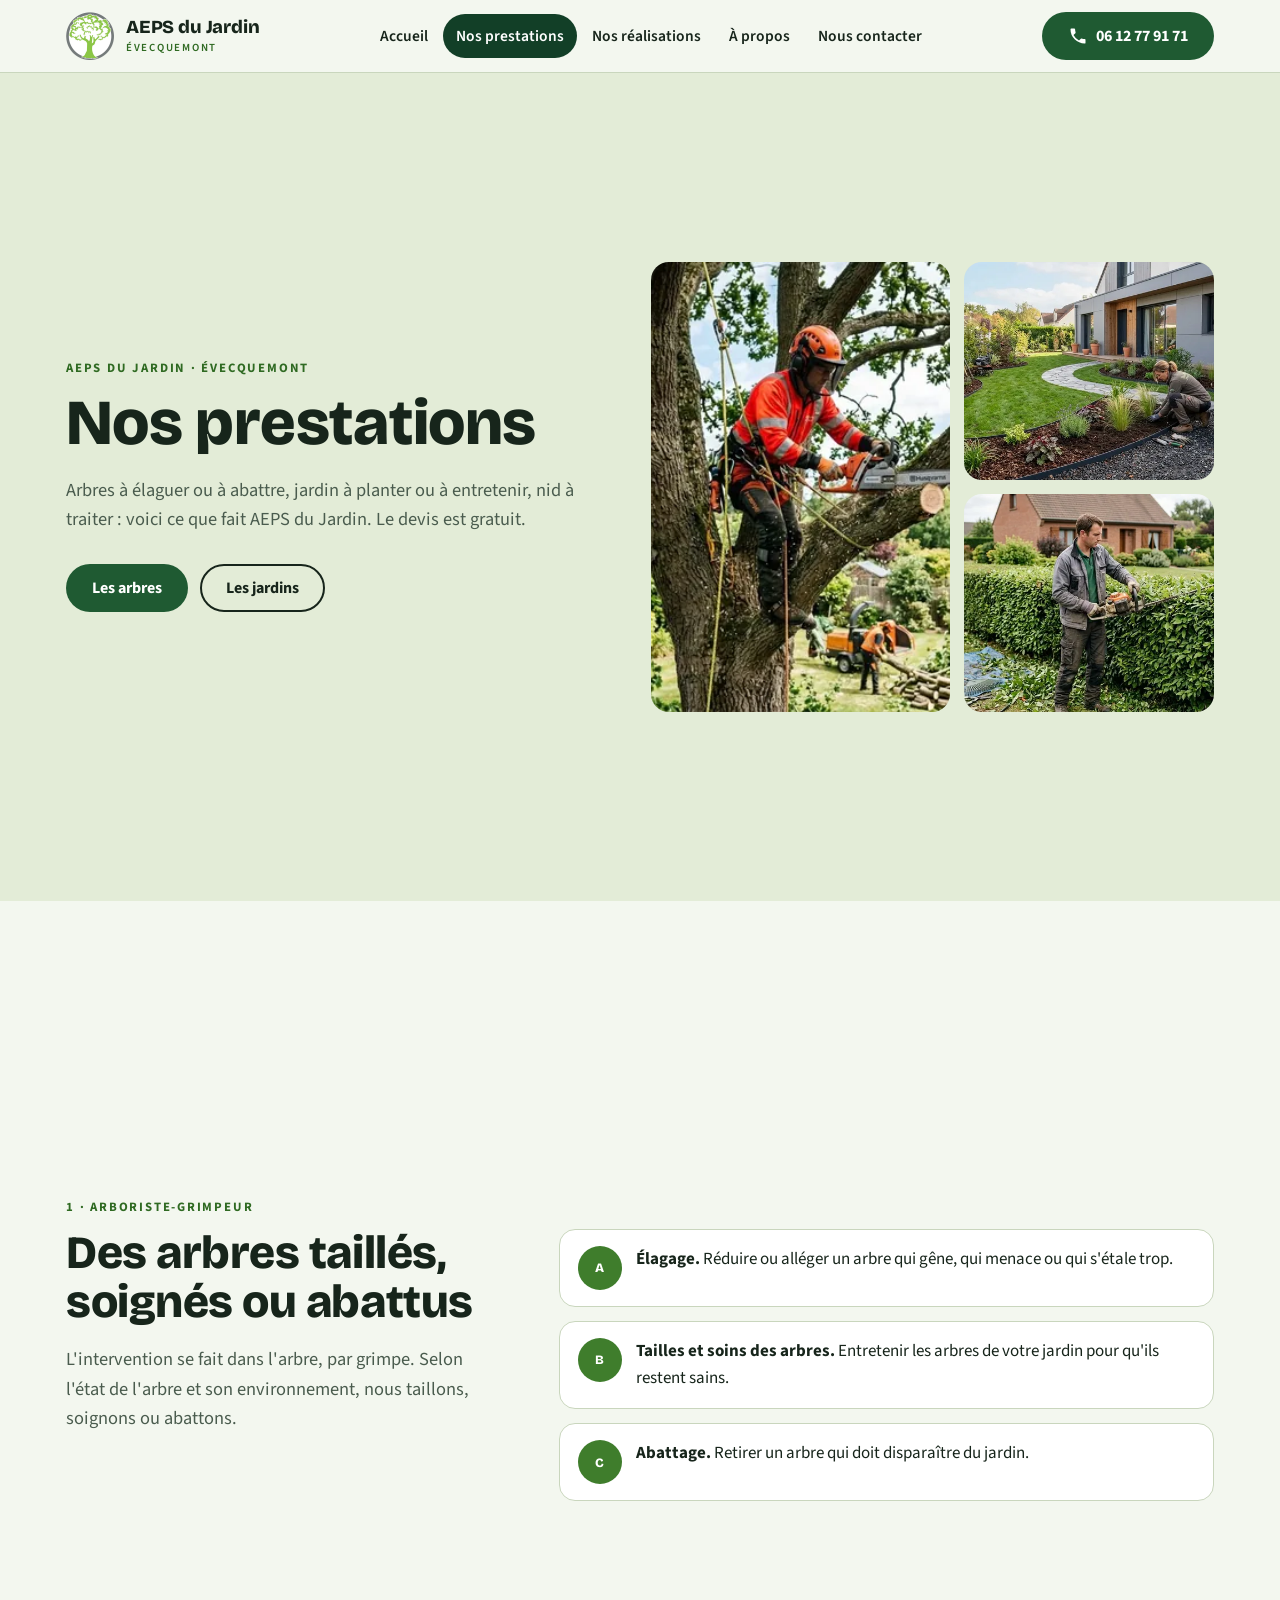
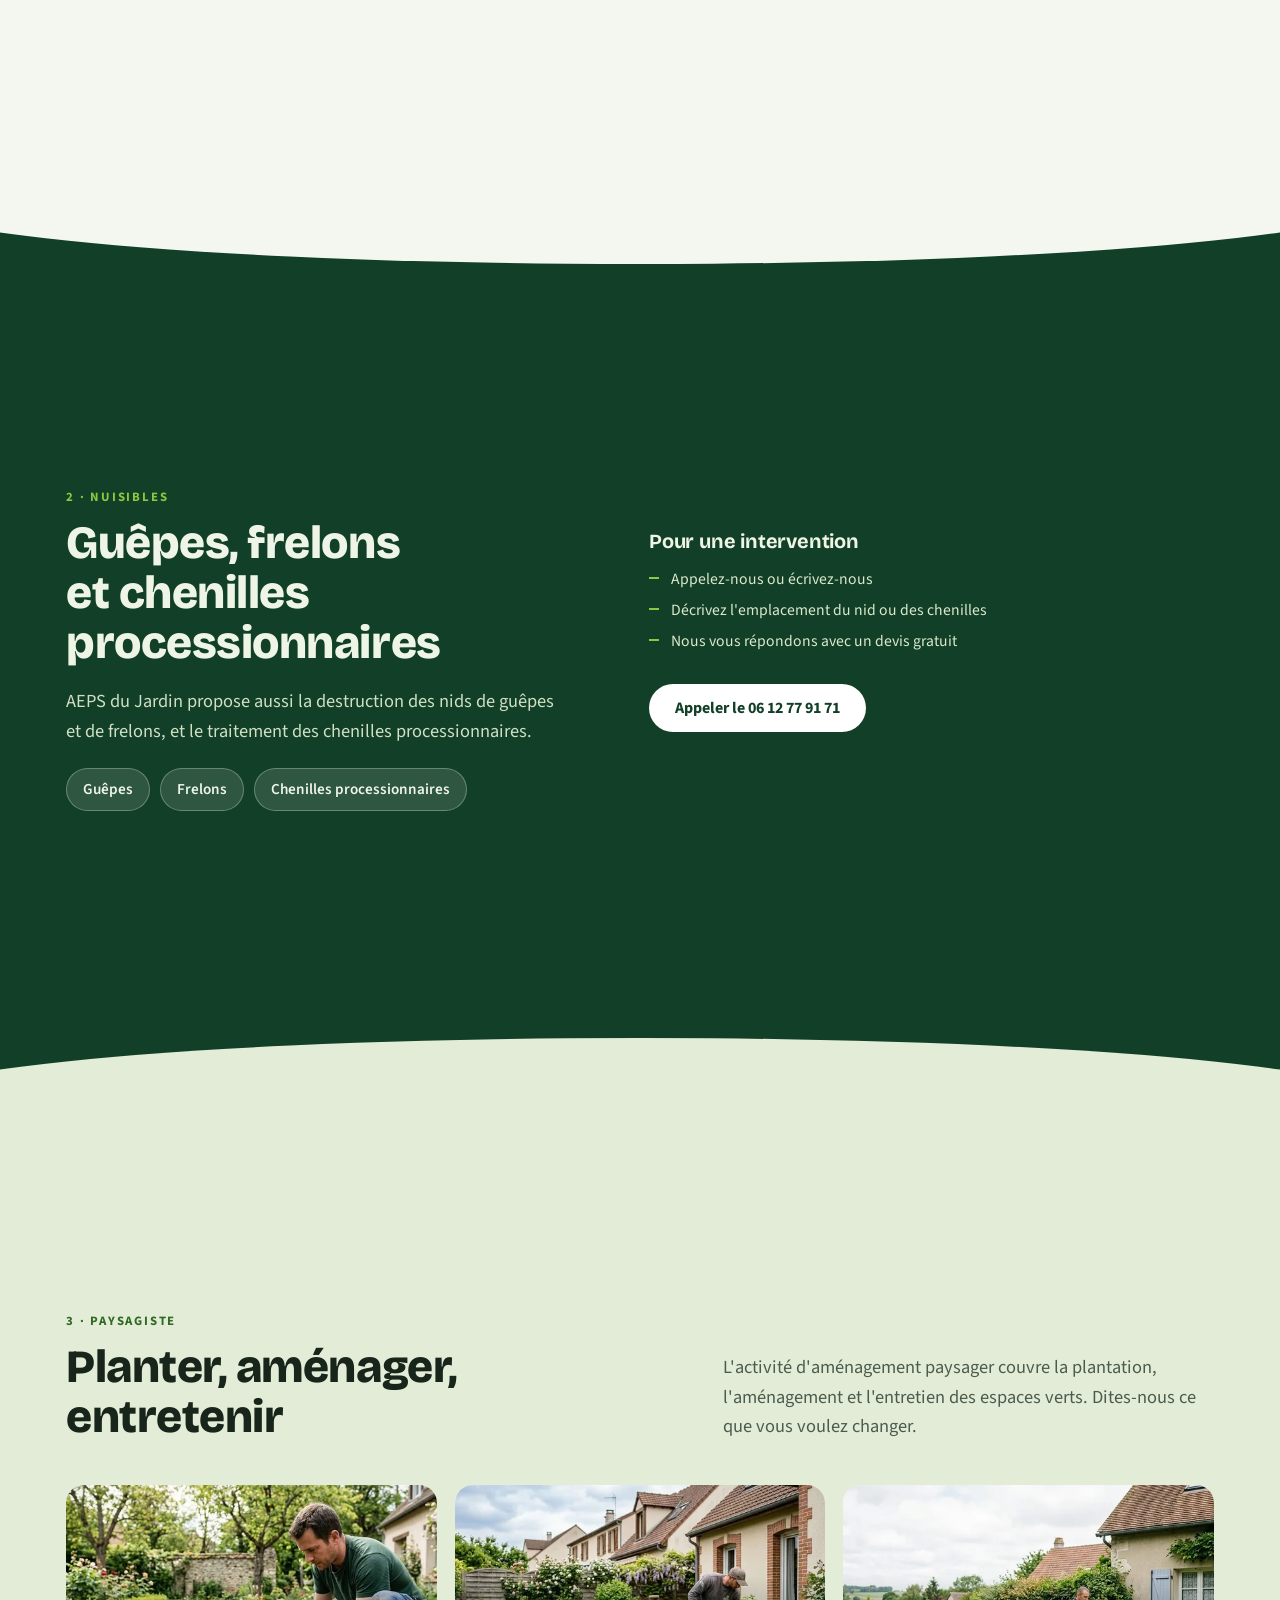
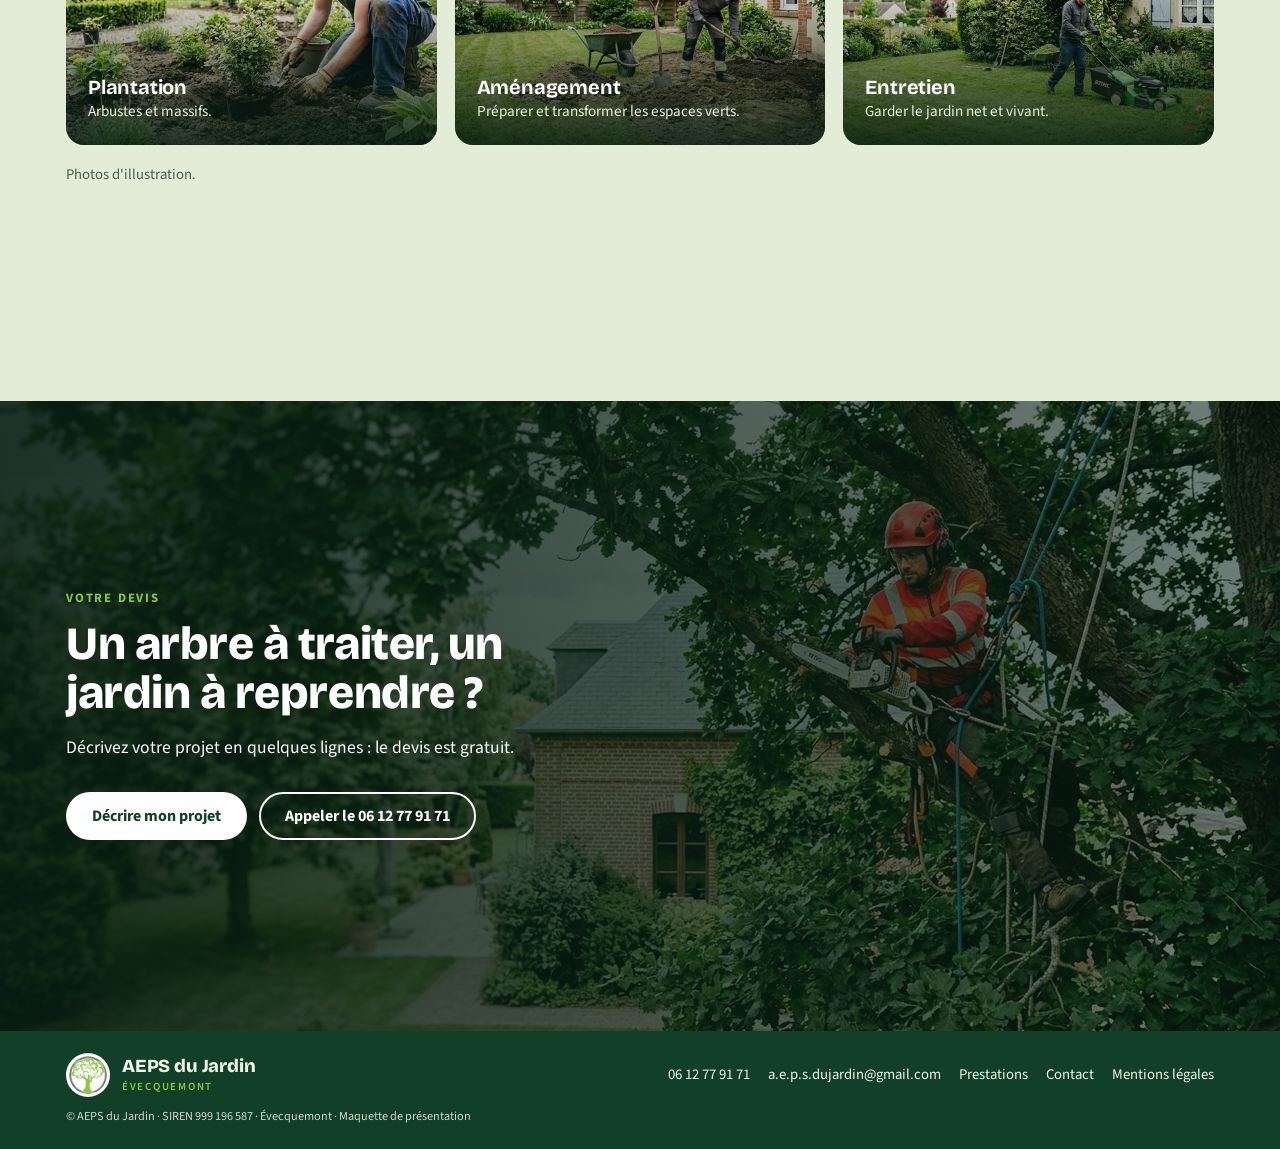
<file: nos-prestations.html>
<!doctype html>
<html lang="fr">
<head>
<meta charset="utf-8">
<meta name="viewport" content="width=device-width,initial-scale=1">
<title>Nos prestations : élagage, abattage, paysage | AEPS du Jardin</title>
<meta name="description" content="Élagage, abattage, soins des arbres, aménagement paysager, destruction de guêpes, frelons et chenilles processionnaires : les prestations d'AEPS du Jardin à Évecquemont.">
<link rel="icon" type="image/png" href="images/logo-aeps-du-jardin.png">
<link rel="preconnect" href="https://fonts.googleapis.com">
<link rel="preconnect" href="https://fonts.gstatic.com" crossorigin>
<link rel="stylesheet" href="https://fonts.googleapis.com/css2?family=Bricolage+Grotesque:opsz,wght@12..96,500;12..96,700;12..96,800&family=Source+Sans+3:wght@400;600;700&display=swap">
<link rel="stylesheet" href="css/style.css">
</head>
<body>
<a class="skip" href="#main">Aller au contenu</a>
<header class="site-header">
  <div class="wrap bar">
    <a class="brand" href="https://webaunet.github.io/aeps-du-jardin/" aria-label="AEPS du Jardin, accueil du site">
      <img width="192" height="192" src="images/logo-aeps-du-jardin.png" alt="Logo AEPS du Jardin : un chêne vert dans un cercle gris"><span>AEPS du Jardin<small>Évecquemont</small></span>
    </a>
    <nav id="menu" aria-label="Navigation principale">
      <ul>
        <li><a href="index.html">Accueil</a></li>
        <li><a href="nos-prestations.html" aria-current="page">Nos prestations</a></li>
        <li><a href="nos-realisations.html">Nos réalisations</a></li>
        <li><a href="a-propos.html">À propos</a></li>
        <li><a href="nous-contacter.html">Nous contacter</a></li>
      </ul>
    </nav>
    <div class="head-right">
      <a class="btn cta-head" href="tel:+33612779171" aria-label="Appeler le 06 12 77 91 71"><svg width="20" height="20" viewBox="0 0 24 24" fill="currentColor" aria-hidden="true"><path d="M6.6 10.8a15 15 0 0 0 6.6 6.6l2.2-2.2a1 1 0 0 1 1-.25 11 11 0 0 0 3.6.6 1 1 0 0 1 1 1V20a1 1 0 0 1-1 1A17 17 0 0 1 3 4a1 1 0 0 1 1-1h3.5a1 1 0 0 1 1 1c0 1.25.2 2.45.6 3.6a1 1 0 0 1-.25 1z"/></svg><span class="t">06 12 77 91 71</span><span class="t2">Appeler</span></a>
      <button class="burger" type="button" aria-expanded="false" aria-controls="menu" aria-label="Ouvrir le menu"><span></span></button>
    </div>
  </div>
</header>
<main id="main">
  <section class="pagehead" aria-labelledby="h1">
    <div class="wrap grid">
      <div>
        <p class="eyebrow">AEPS du Jardin · Évecquemont</p>
        <h1 id="h1">Nos prestations</h1>
        <p class="lead">Arbres à élaguer ou à abattre, jardin à planter ou à entretenir, nid à traiter : voici ce que fait AEPS du Jardin. Le devis est gratuit.</p>
        <div class="actions">
          <a class="btn" href="#arbres">Les arbres</a>
          <a class="btn ghost" href="#jardins">Les jardins</a>
        </div>
      </div>
      <div class="mosaic3">
        <figure><img fetchpriority="high" width="720" height="393" src="images/elagage-chene.webp" alt="Élagueur encordé dans un chêne, tronçonneuse en main, au-dessus d'un jardin résidentiel"></figure>
        <figure><img fetchpriority="high" width="720" height="393" src="images/creation-massifs-allee.webp" alt="Paysagiste en train de planter dans un massif bordé d'acier, avec pelouse et chemin de pierre devant une maison moderne"></figure>
        <figure><img fetchpriority="high" width="720" height="393" src="images/taille-haie-allee.webp" alt="Jardinier qui taille une haie au taille-haie devant une maison de brique"></figure>
      </div>
    </div>
  </section>

  <section class="sec" id="arbres" aria-labelledby="h-arbres">
    <div class="wrap split">
      <div>
        <p class="eyebrow">1 · Arboriste-grimpeur</p>
        <h2 id="h-arbres">Des arbres taillés, soignés ou abattus</h2>
        <p class="lead" style="margin-top:18px">L'intervention se fait dans l'arbre, par grimpe. Selon l'état de l'arbre et son environnement, nous taillons, soignons ou abattons.</p>
      </div>
      <ol class="list-steps">
        <li><i>A</i><span><strong>Élagage.</strong> Réduire ou alléger un arbre qui gêne, qui menace ou qui s'étale trop.</span></li>
        <li><i>B</i><span><strong>Tailles et soins des arbres.</strong> Entretenir les arbres de votre jardin pour qu'ils restent sains.</span></li>
        <li><i>C</i><span><strong>Abattage.</strong> Retirer un arbre qui doit disparaître du jardin.</span></li>
      </ol>
    </div>
  </section>

  <section class="band" id="nuisibles" aria-labelledby="h-nuisibles" style="--prev:var(--bg);--next:var(--bg-alt)">
    <div class="wrap">
      <div class="band-grid">
        <div>
          <p class="eyebrow">2 · Nuisibles</p>
          <h2 id="h-nuisibles">Guêpes, frelons et chenilles processionnaires</h2>
          <p class="lead" style="margin-top:20px">AEPS du Jardin propose aussi la destruction des nids de guêpes et de frelons, et le traitement des chenilles processionnaires.</p>
          <ul class="opts"><li>Guêpes</li><li>Frelons</li><li>Chenilles processionnaires</li></ul>
        </div>
        <div class="panel">
          <h3>Pour une intervention</h3>
          <ul class="ticks">
            <li>Appelez-nous ou écrivez-nous</li>
            <li>Décrivez l'emplacement du nid ou des chenilles</li>
            <li>Nous vous répondons avec un devis gratuit</li>
          </ul>
          <div class="actions"><a class="btn light" href="tel:+33612779171">Appeler le 06 12 77 91 71</a></div>
        </div>
      </div>
    </div>
  </section>

  <section class="sec tinted" id="jardins" aria-labelledby="h-jardins">
    <div class="wrap">
      <div class="sec-head">
        <div>
          <p class="eyebrow">3 · Paysagiste</p>
          <h2 id="h-jardins">Planter, aménager, entretenir</h2>
        </div>
        <p class="lead">L'activité d'aménagement paysager couvre la plantation, l'aménagement et l'entretien des espaces verts. Dites-nous ce que vous voulez changer.</p>
      </div>
      <div class="tiles">
        <article class="tile photo"><img loading="lazy" width="720" height="393" src="images/plantation-arbuste.webp" alt="Paysagiste agenouillé qui plante un arbuste dans un massif de terre fraîche"><div><h3>Plantation</h3><p>Arbustes et massifs.</p></div></article>
        <article class="tile photo"><img loading="lazy" width="720" height="402" src="images/terrassement-jardin.webp" alt="Paysagiste qui bêche la terre d'un jardin, une brouette et un tas de terre au premier plan"><div><h3>Aménagement</h3><p>Préparer et transformer les espaces verts.</p></div></article>
        <article class="tile photo"><img loading="lazy" width="720" height="402" src="images/tonte-pelouse.webp" alt="Jardinier qui tond une pelouse près d'une haie et de massifs d'hortensias devant une maison"><div><h3>Entretien</h3><p>Garder le jardin net et vivant.</p></div></article>
      </div>
      <p class="note">Photos d'illustration.</p>
    </div>
  </section>

  <section class="cta-a" aria-labelledby="h-cta">
    <img loading="lazy" width="1280" height="714" src="images/elagage-maison-briques.webp" alt="Élagueur encordé dans un arbre, tronçonneuse en main, devant une maison de brique">
    <div class="wrap">
      <p class="eyebrow" style="color:var(--lime)">Votre devis</p>
      <h2 id="h-cta">Un arbre à traiter, un jardin à reprendre ?</h2>
      <p style="margin-top:16px;max-width:52ch;font-size:1.1rem">Décrivez votre projet en quelques lignes : le devis est gratuit.</p>
      <div class="actions">
        <a class="btn light" href="nous-contacter.html">Décrire mon projet</a>
        <a class="btn ghost" href="tel:+33612779171">Appeler le 06 12 77 91 71</a>
      </div>
    </div>
  </section>
</main>
<footer>
  <div class="wrap foot">
    <a class="brand" href="https://webaunet.github.io/aeps-du-jardin/" aria-label="AEPS du Jardin, accueil du site"><img width="192" height="192" src="images/logo-aeps-du-jardin.png" alt="Logo AEPS du Jardin"><span>AEPS du Jardin<small>Évecquemont</small></span></a>
    <ul aria-label="Liens du pied de page">
      <li><a href="tel:+33612779171">06 12 77 91 71</a></li>
      <li><a href="mailto:a.e.p.s.dujardin@gmail.com">a.e.p.s.dujardin@gmail.com</a></li>
      <li><a href="nos-prestations.html">Prestations</a></li>
      <li><a href="nous-contacter.html">Contact</a></li>
      <li><a href="mentions-legales.html">Mentions légales</a></li>
    </ul>
    <small>© AEPS du Jardin · SIREN 999 196 587 · Évecquemont · Maquette de présentation</small>
  </div>
</footer>
<div class="toast" id="toast" role="status" aria-live="polite"></div>
<script src="js/main.js" defer></script>
</body>
</html>
</file>
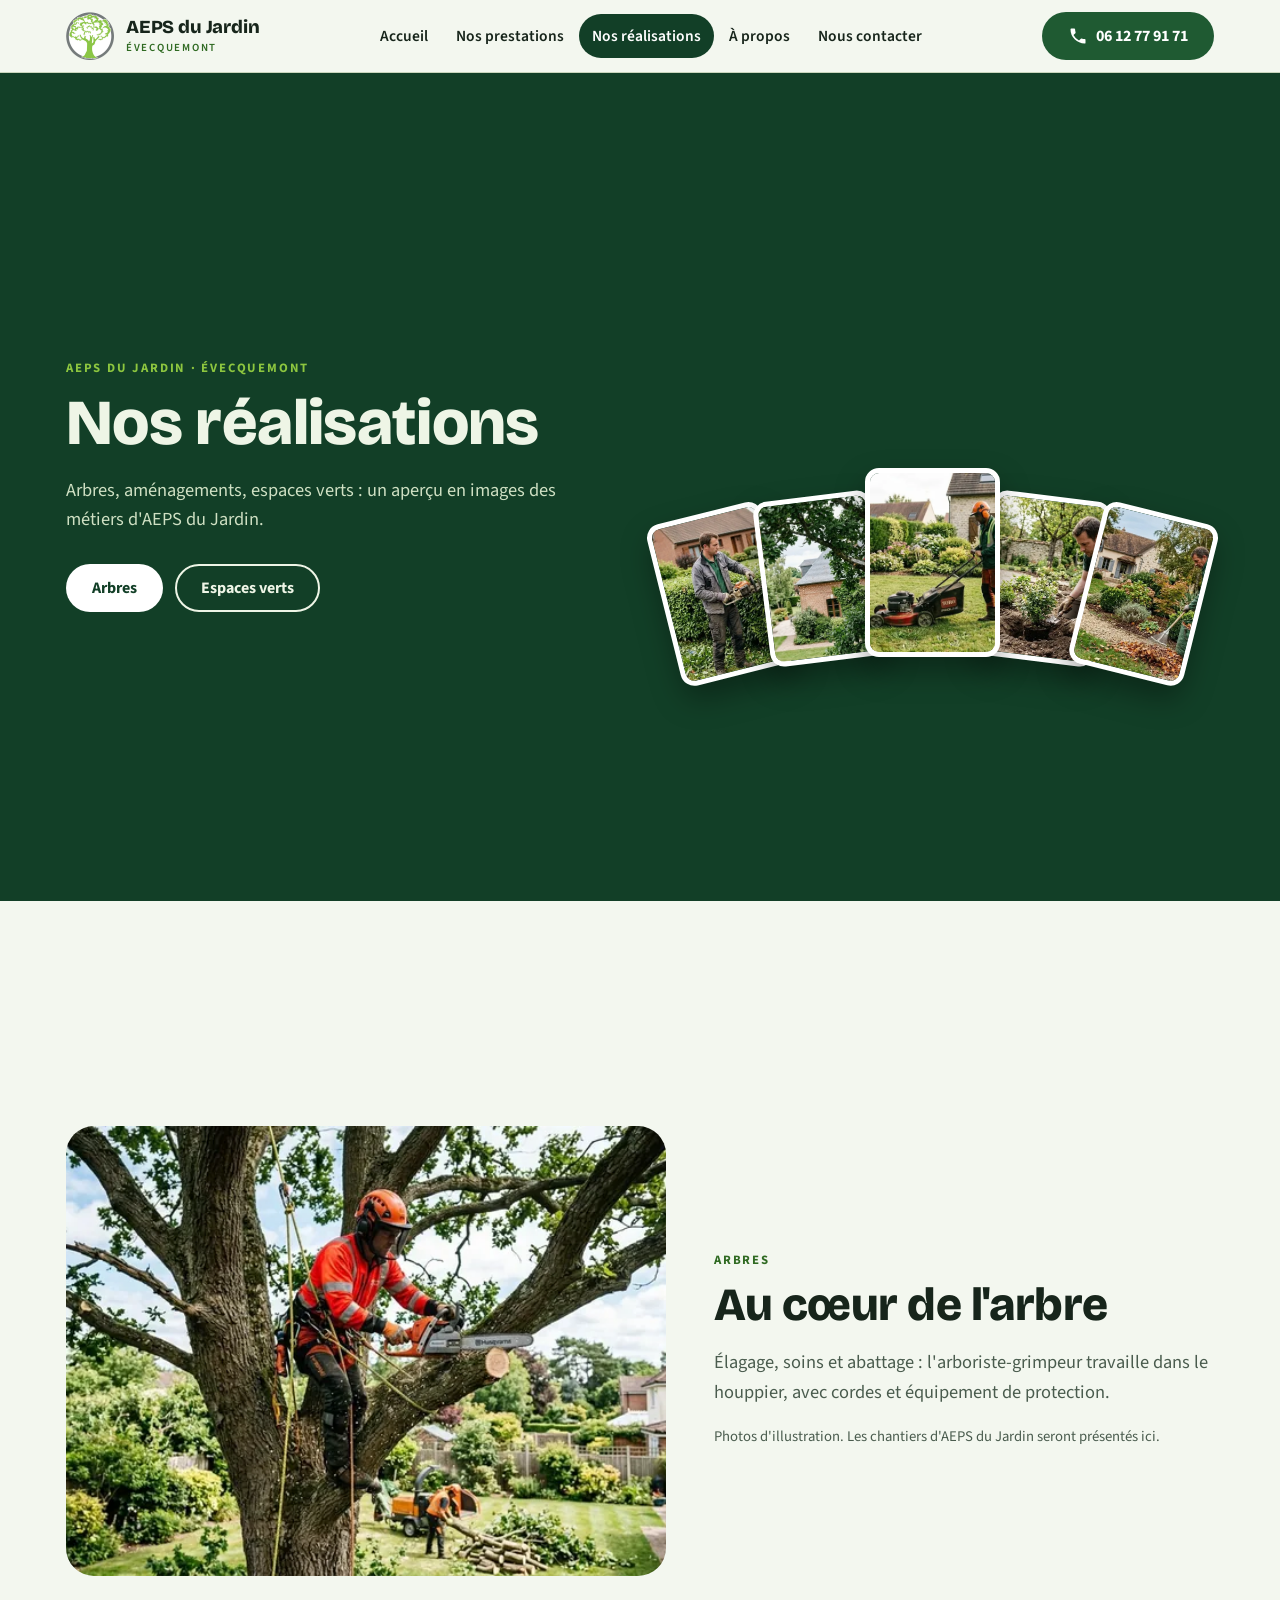
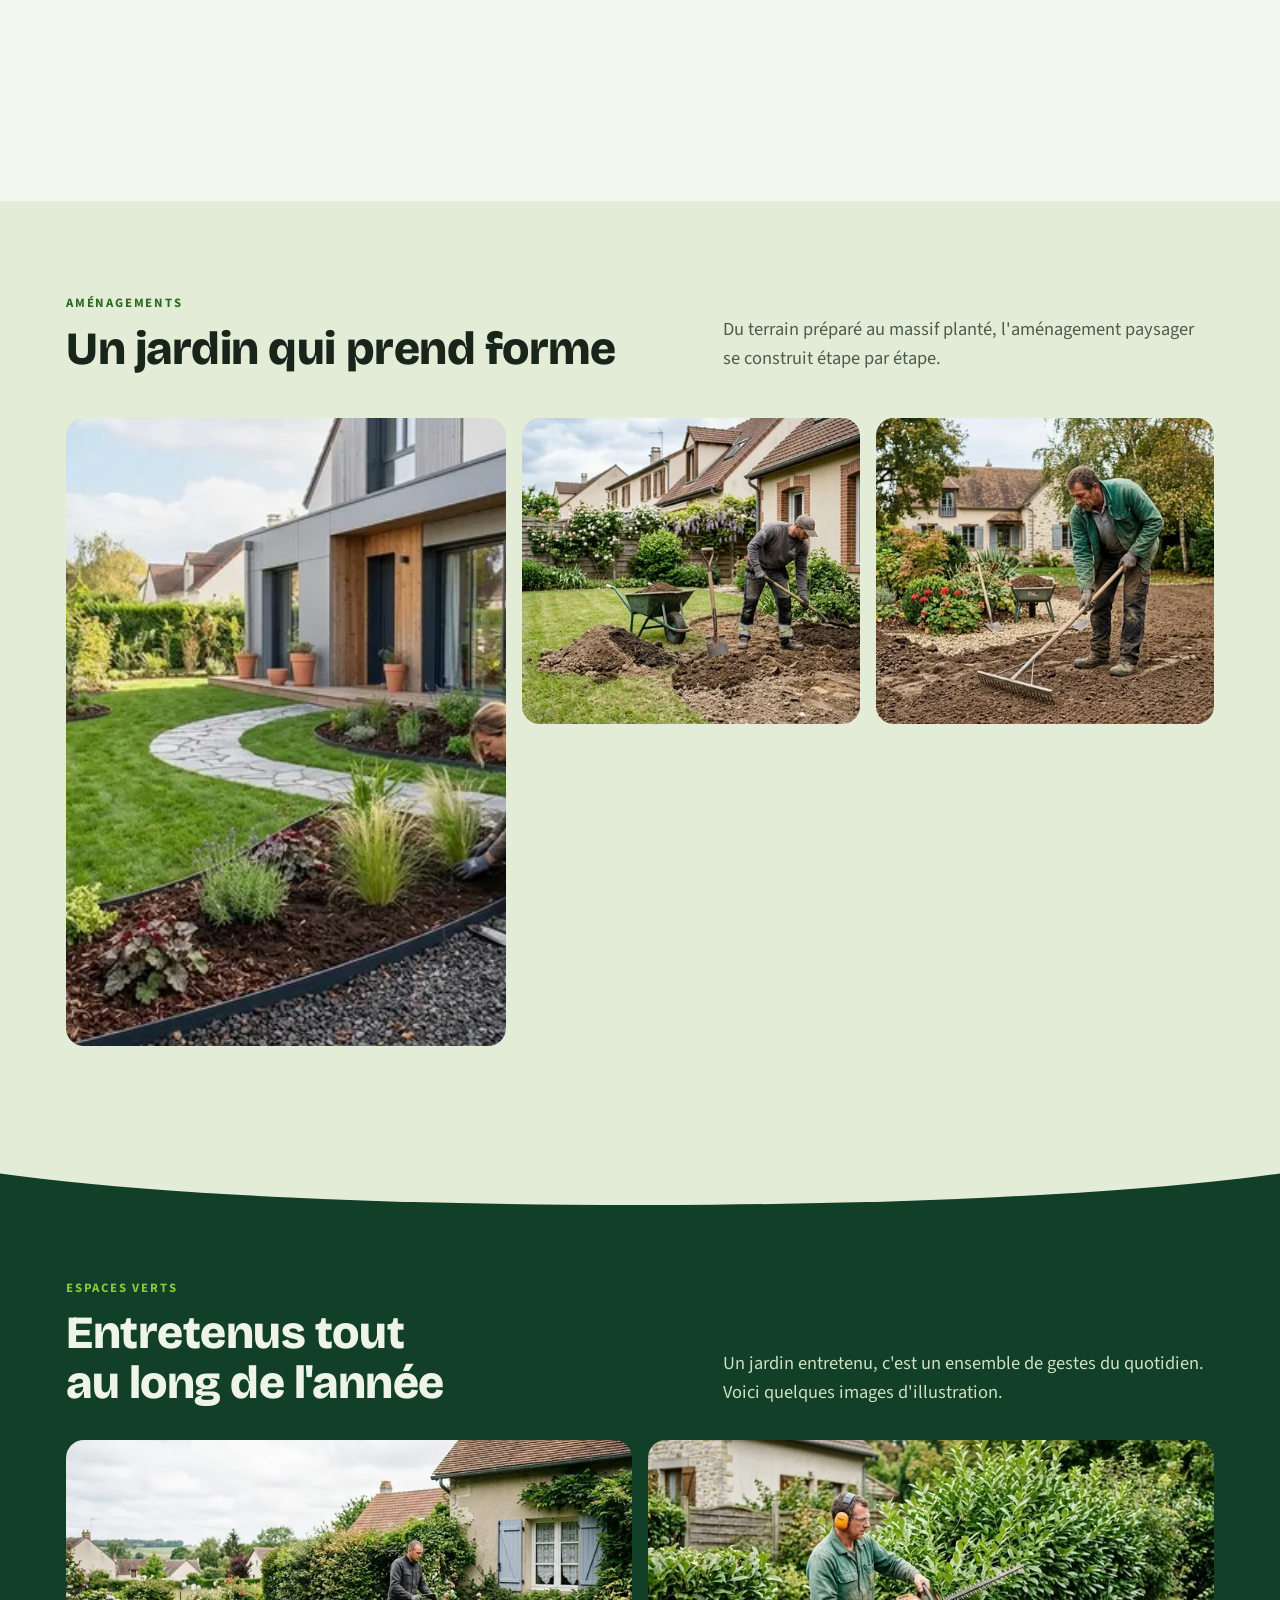
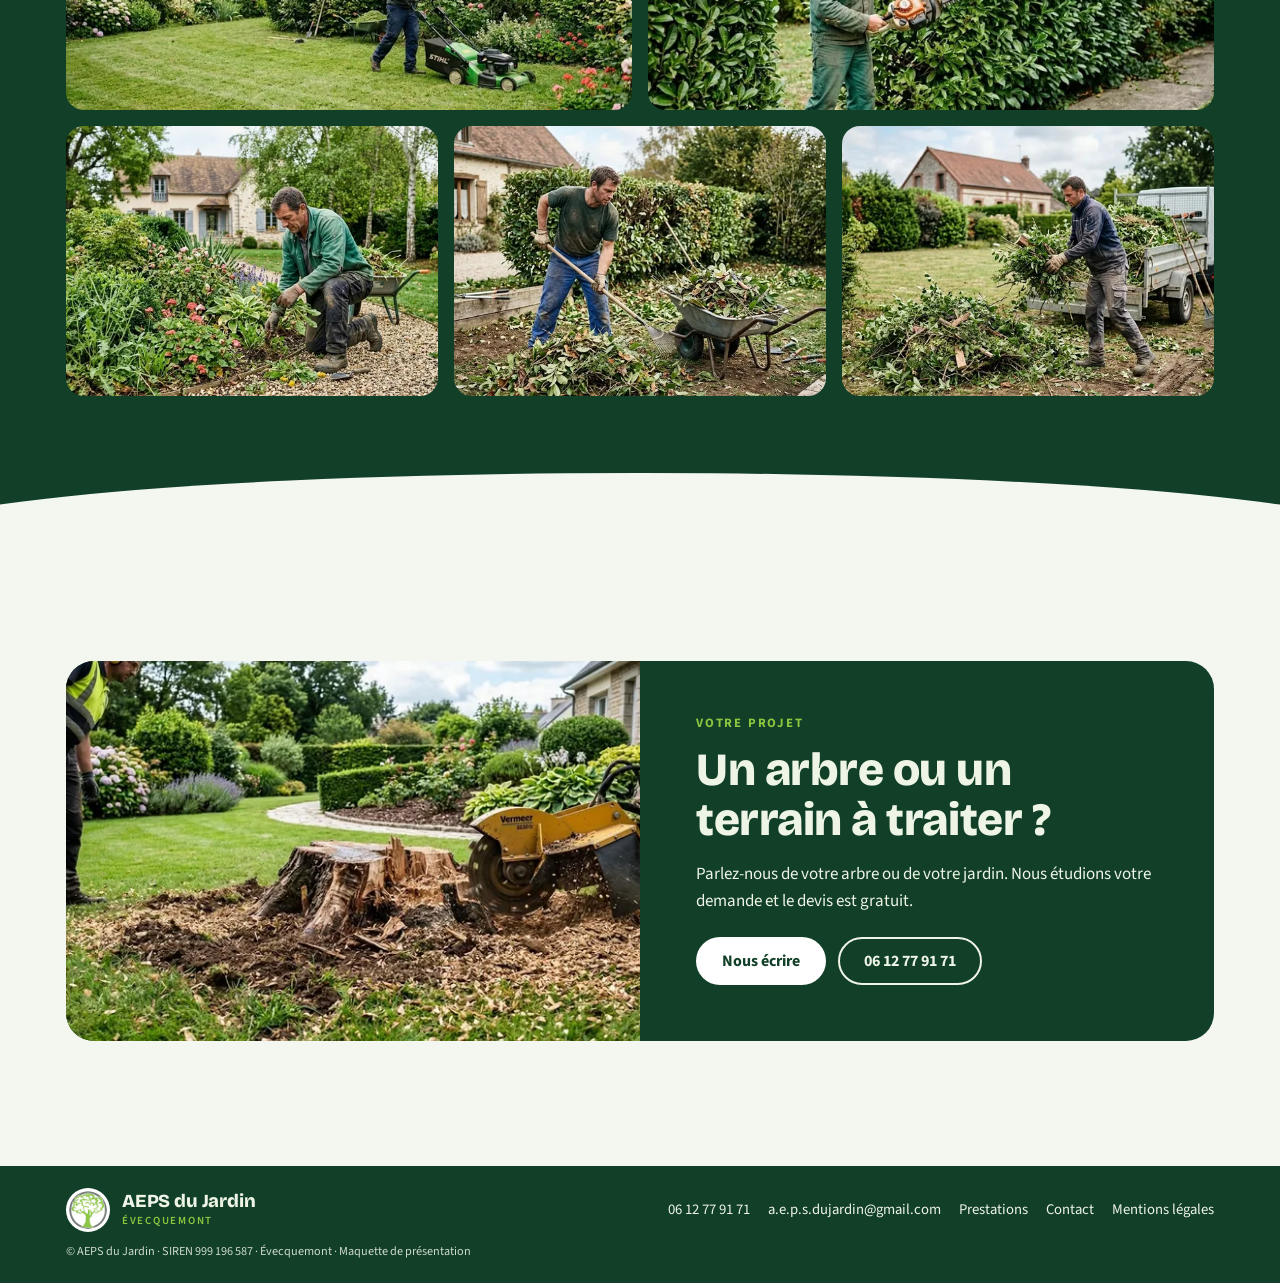
<file: nos-realisations.html>
<!doctype html>
<html lang="fr">
<head>
<meta charset="utf-8">
<meta name="viewport" content="width=device-width,initial-scale=1">
<title>Nos réalisations d'arbres et de jardins | AEPS du Jardin à Évecquemont</title>
<meta name="description" content="Aperçu en images des métiers d'AEPS du Jardin, arboriste-grimpeur et paysagiste à Évecquemont : arbres, aménagements et entretien d'espaces verts.">
<link rel="icon" type="image/png" href="images/logo-aeps-du-jardin.png">
<link rel="preconnect" href="https://fonts.googleapis.com">
<link rel="preconnect" href="https://fonts.gstatic.com" crossorigin>
<link rel="stylesheet" href="https://fonts.googleapis.com/css2?family=Bricolage+Grotesque:opsz,wght@12..96,500;12..96,700;12..96,800&family=Source+Sans+3:wght@400;600;700&display=swap">
<link rel="stylesheet" href="css/style.css">
</head>
<body>
<a class="skip" href="#main">Aller au contenu</a>
<header class="site-header">
  <div class="wrap bar">
    <a class="brand" href="https://webaunet.github.io/aeps-du-jardin/" aria-label="AEPS du Jardin, accueil du site">
      <img width="192" height="192" src="images/logo-aeps-du-jardin.png" alt="Logo AEPS du Jardin : un chêne vert dans un cercle gris"><span>AEPS du Jardin<small>Évecquemont</small></span>
    </a>
    <nav id="menu" aria-label="Navigation principale">
      <ul>
        <li><a href="index.html">Accueil</a></li>
        <li><a href="nos-prestations.html">Nos prestations</a></li>
        <li><a href="nos-realisations.html" aria-current="page">Nos réalisations</a></li>
        <li><a href="a-propos.html">À propos</a></li>
        <li><a href="nous-contacter.html">Nous contacter</a></li>
      </ul>
    </nav>
    <div class="head-right">
      <a class="btn cta-head" href="tel:+33612779171" aria-label="Appeler le 06 12 77 91 71"><svg width="20" height="20" viewBox="0 0 24 24" fill="currentColor" aria-hidden="true"><path d="M6.6 10.8a15 15 0 0 0 6.6 6.6l2.2-2.2a1 1 0 0 1 1-.25 11 11 0 0 0 3.6.6 1 1 0 0 1 1 1V20a1 1 0 0 1-1 1A17 17 0 0 1 3 4a1 1 0 0 1 1-1h3.5a1 1 0 0 1 1 1c0 1.25.2 2.45.6 3.6a1 1 0 0 1-.25 1z"/></svg><span class="t">06 12 77 91 71</span><span class="t2">Appeler</span></a>
      <button class="burger" type="button" aria-expanded="false" aria-controls="menu" aria-label="Ouvrir le menu"><span></span></button>
    </div>
  </div>
</header>
<main id="main">
  <section class="pagehead dark" aria-labelledby="h1">
    <div class="wrap grid">
      <div>
        <p class="eyebrow">AEPS du Jardin · Évecquemont</p>
        <h1 id="h1">Nos réalisations</h1>
        <p class="lead">Arbres, aménagements, espaces verts : un aperçu en images des métiers d'AEPS du Jardin.</p>
        <div class="actions">
          <a class="btn light" href="#arbres">Arbres</a>
          <a class="btn ghost" href="#espaces-verts">Espaces verts</a>
        </div>
      </div>
      <div class="fan" aria-label="Aperçu en images">
        <figure><img fetchpriority="high" width="720" height="393" src="images/taille-haie-allee.webp" alt="Jardinier qui taille une haie au taille-haie devant une maison de brique"></figure>
        <figure><img fetchpriority="high" width="1280" height="714" src="images/elagage-maison-briques.webp" alt="Élagueur encordé dans un arbre, tronçonneuse en main, devant une maison de brique"></figure>
        <figure><img fetchpriority="high" width="720" height="402" src="images/entretien-general.webp" alt="Jardinier qui tond une pelouse devant une maison de pierre, un collègue ratisse en arrière-plan"></figure>
        <figure><img fetchpriority="high" width="720" height="393" src="images/plantation-arbuste.webp" alt="Paysagiste agenouillé qui plante un arbuste dans un massif de terre fraîche"></figure>
        <figure><img fetchpriority="high" width="720" height="393" src="images/ramassage-feuilles.webp" alt="Jardinier qui ratisse des feuilles d'automne sur une allée de gravier devant une maison de pierre"></figure>
      </div>
    </div>
  </section>

  <section class="sec" id="arbres" aria-labelledby="h-arbres">
    <div class="wrap showcase">
      <figure><img loading="lazy" width="720" height="393" src="images/elagage-chene.webp" alt="Élagueur encordé dans un chêne, tronçonneuse en main, au-dessus d'un jardin résidentiel"></figure>
      <div>
        <p class="eyebrow">Arbres</p>
        <h2 id="h-arbres">Au cœur de l'arbre</h2>
        <p class="lead" style="margin-top:18px">Élagage, soins et abattage : l'arboriste-grimpeur travaille dans le houppier, avec cordes et équipement de protection.</p>
        <p class="note">Photos d'illustration. Les chantiers d'AEPS du Jardin seront présentés ici.</p>
      </div>
    </div>
  </section>

  <section class="sec tinted" id="amenagements" aria-labelledby="h-amen">
    <div class="wrap">
      <div class="sec-head">
        <div>
          <p class="eyebrow">Aménagements</p>
          <h2 id="h-amen">Un jardin qui prend forme</h2>
        </div>
        <p class="lead">Du terrain préparé au massif planté, l'aménagement paysager se construit étape par étape.</p>
      </div>
      <div class="gal g3">
        <figure><img loading="lazy" width="720" height="393" src="images/creation-massifs-allee.webp" alt="Paysagiste en train de planter dans un massif bordé d'acier, avec pelouse et chemin de pierre devant une maison moderne"></figure>
        <figure><img loading="lazy" width="720" height="402" src="images/terrassement-jardin.webp" alt="Paysagiste qui bêche la terre d'un jardin, une brouette et un tas de terre au premier plan"></figure>
        <figure><img loading="lazy" width="720" height="393" src="images/nivellement-terrain.webp" alt="Jardinier qui nivelle la terre au râteau dans un jardin"></figure>
      </div>
    </div>
  </section>

  <section class="band" id="espaces-verts" aria-labelledby="h-ev" style="--prev:var(--bg-alt);--next:var(--bg)">
    <div class="wrap">
      <div class="sec-head" style="margin-bottom:32px">
        <div>
          <p class="eyebrow">Espaces verts</p>
          <h2 id="h-ev">Entretenus tout au long de l'année</h2>
        </div>
        <p class="lead">Un jardin entretenu, c'est un ensemble de gestes du quotidien. Voici quelques images d'illustration.</p>
      </div>
      <div class="gal g5">
        <figure><img loading="lazy" width="720" height="402" src="images/tonte-pelouse.webp" alt="Jardinier qui tond une pelouse près d'une haie et de massifs d'hortensias devant une maison"></figure>
        <figure><img loading="lazy" width="720" height="538" src="images/taille-haie-laurier.webp" style="object-position:50% 30%" alt="Jardinier qui taille une haie de laurier avec un taille-haie thermique"></figure>
        <figure><img loading="lazy" width="720" height="393" src="images/desherbage-massif.webp" alt="Jardinier agenouillé qui désherbe un massif fleuri bordé d'une allée de gravier"></figure>
        <figure><img loading="lazy" width="720" height="402" src="images/nettoyage-jardin.webp" alt="Jardinier qui ratisse des branchages et des feuilles près d'une brouette"></figure>
        <figure><img loading="lazy" width="720" height="393" src="images/evacuation-dechets-verts.webp" alt="Jardinier qui charge des branchages et des déchets verts sur une remorque"></figure>
      </div>
    </div>
  </section>

  <section class="sec short" aria-labelledby="h-cta" style="padding-block:clamp(56px,8vw,100px)">
    <div class="wrap">
      <div class="cta-b">
        <figure><img loading="lazy" width="720" height="393" src="images/rognage-souche.webp" alt="Rognage d'une souche au sol avec une machine à lame, dans un jardin aux massifs fleuris"></figure>
        <div class="txt">
          <p class="eyebrow" style="color:var(--lime);margin:0">Votre projet</p>
          <h2 id="h-cta">Un arbre ou un terrain à traiter ?</h2>
          <p>Parlez-nous de votre arbre ou de votre jardin. Nous étudions votre demande et le devis est gratuit.</p>
          <div class="actions" style="margin-top:6px">
            <a class="btn light" href="nous-contacter.html">Nous écrire</a>
            <a class="btn ghost" href="tel:+33612779171">06 12 77 91 71</a>
          </div>
        </div>
      </div>
    </div>
  </section>
</main>
<footer>
  <div class="wrap foot">
    <a class="brand" href="https://webaunet.github.io/aeps-du-jardin/" aria-label="AEPS du Jardin, accueil du site"><img width="192" height="192" src="images/logo-aeps-du-jardin.png" alt="Logo AEPS du Jardin"><span>AEPS du Jardin<small>Évecquemont</small></span></a>
    <ul aria-label="Liens du pied de page">
      <li><a href="tel:+33612779171">06 12 77 91 71</a></li>
      <li><a href="mailto:a.e.p.s.dujardin@gmail.com">a.e.p.s.dujardin@gmail.com</a></li>
      <li><a href="nos-prestations.html">Prestations</a></li>
      <li><a href="nous-contacter.html">Contact</a></li>
      <li><a href="mentions-legales.html">Mentions légales</a></li>
    </ul>
    <small>© AEPS du Jardin · SIREN 999 196 587 · Évecquemont · Maquette de présentation</small>
  </div>
</footer>
<div class="toast" id="toast" role="status" aria-live="polite"></div>
<script src="js/main.js" defer></script>
</body>
</html>
</file>
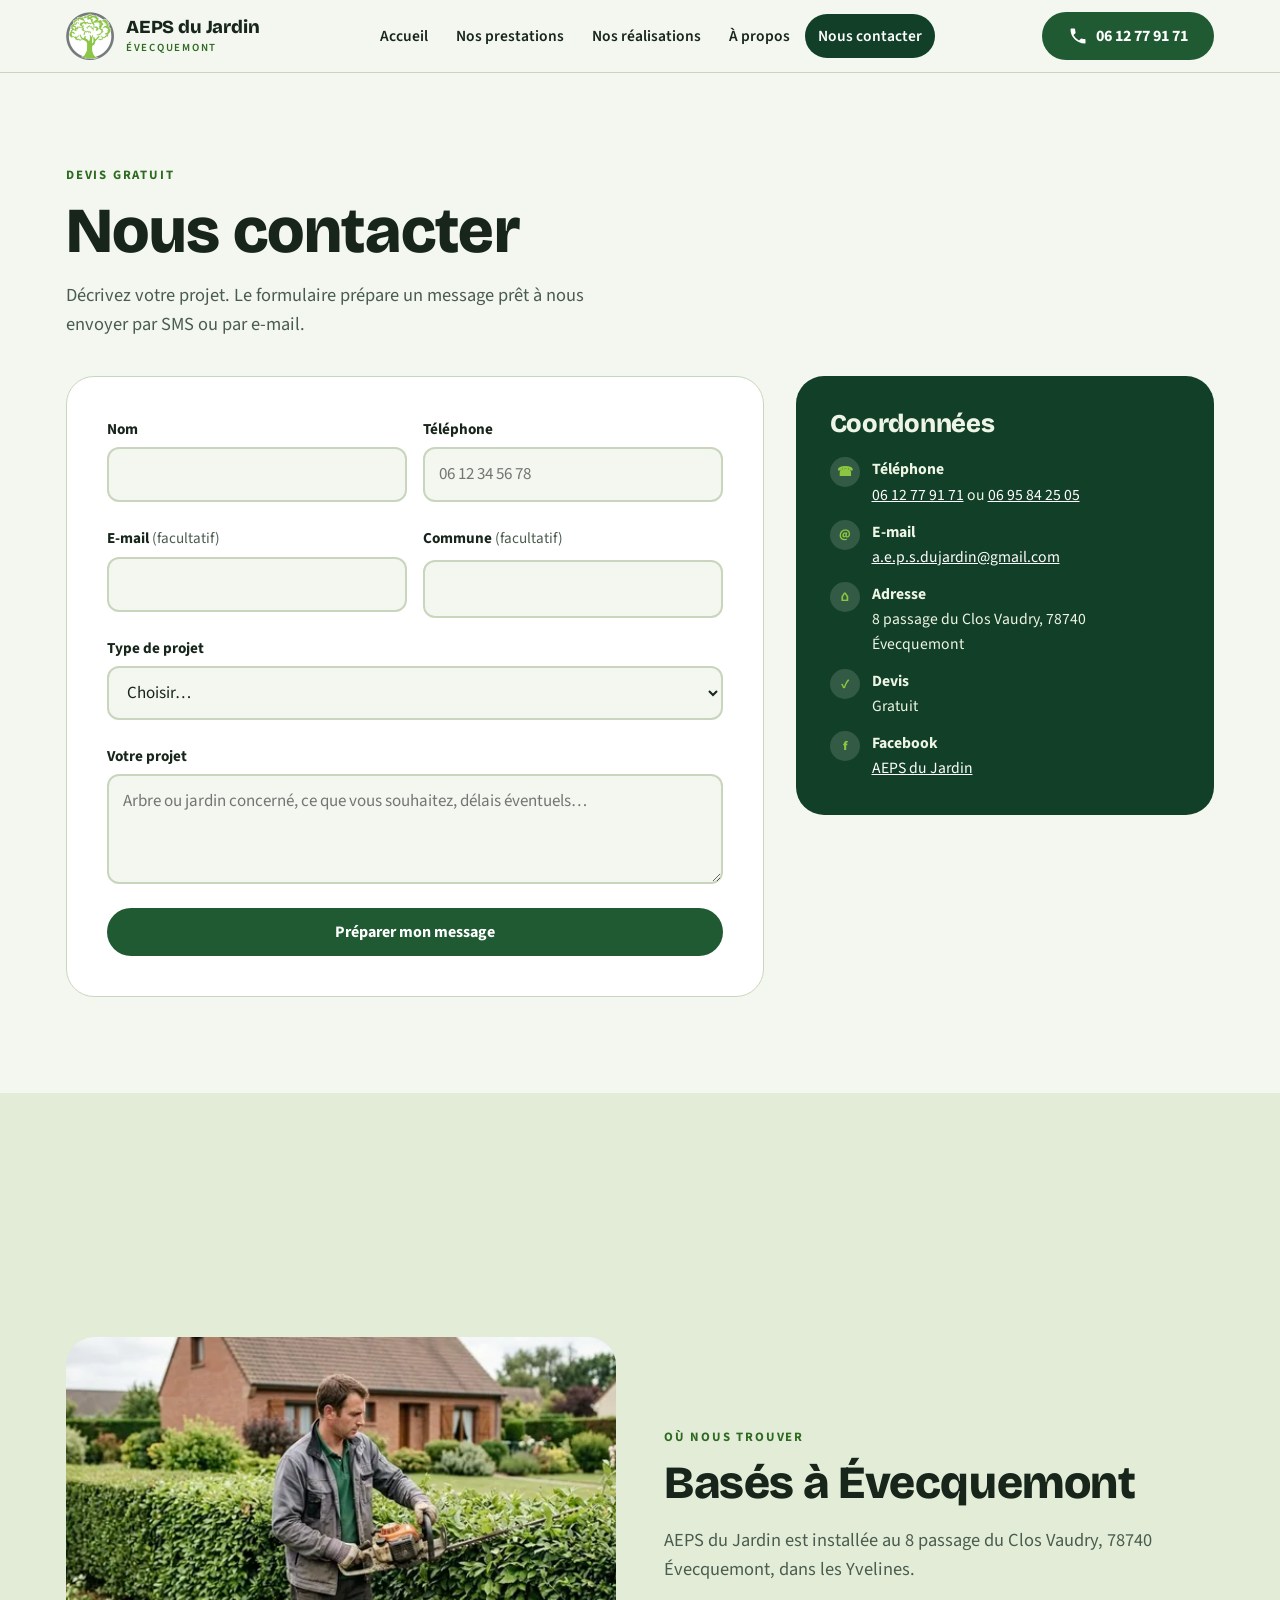
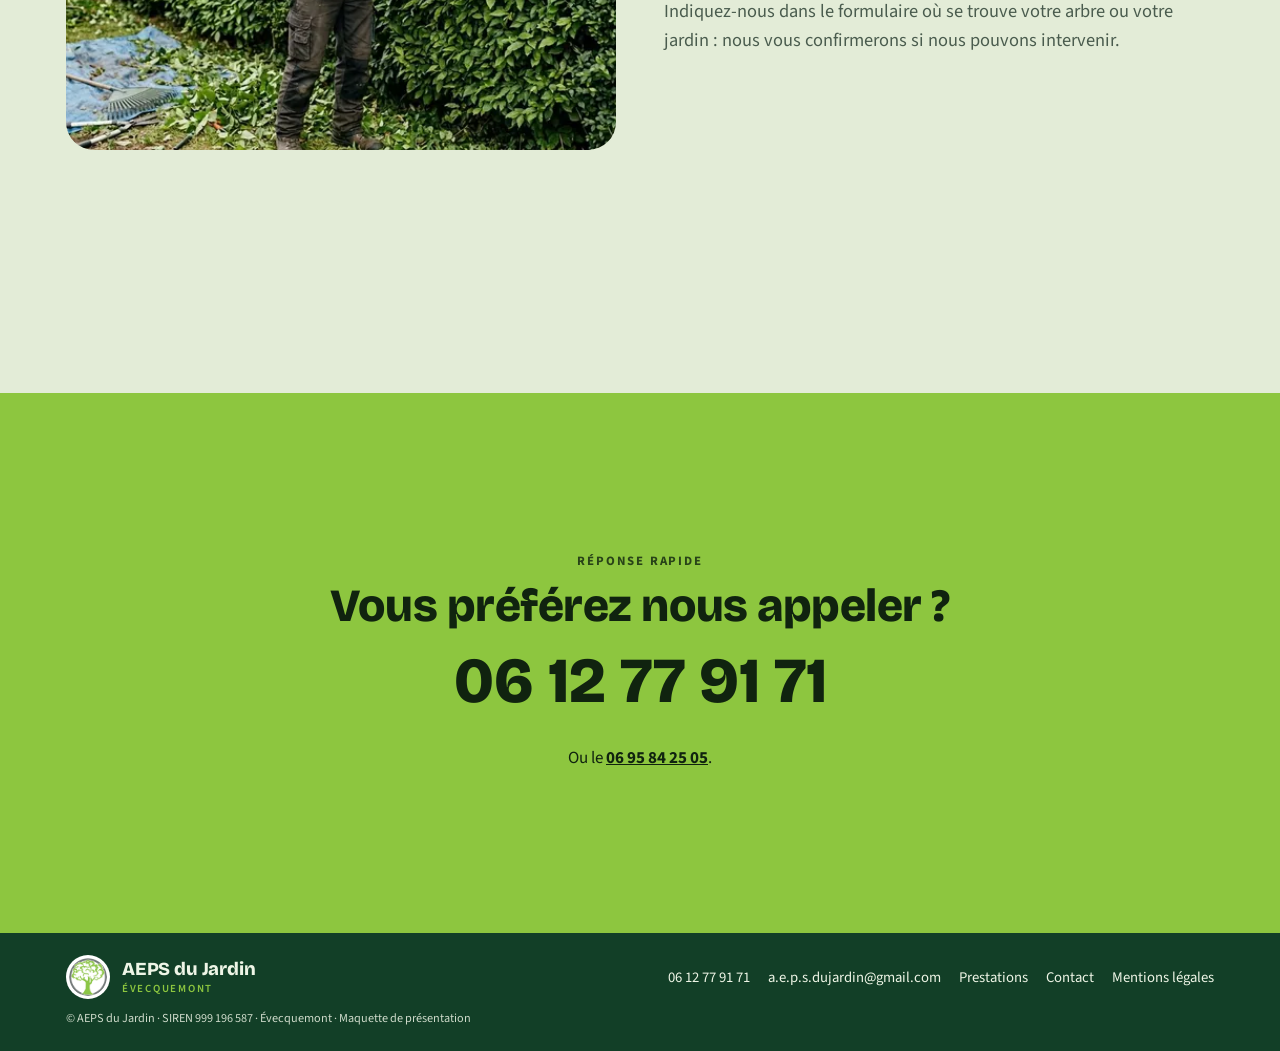
<file: nous-contacter.html>
<!doctype html>
<html lang="fr">
<head>
<meta charset="utf-8">
<meta name="viewport" content="width=device-width,initial-scale=1">
<title>Contacter AEPS du Jardin à Évecquemont | Devis gratuit</title>
<meta name="description" content="Demandez un devis gratuit à AEPS du Jardin, arboriste-grimpeur et paysagiste à Évecquemont : formulaire, téléphone 06 12 77 91 71 et e-mail.">
<link rel="icon" type="image/png" href="images/logo-aeps-du-jardin.png">
<link rel="preconnect" href="https://fonts.googleapis.com">
<link rel="preconnect" href="https://fonts.gstatic.com" crossorigin>
<link rel="stylesheet" href="https://fonts.googleapis.com/css2?family=Bricolage+Grotesque:opsz,wght@12..96,500;12..96,700;12..96,800&family=Source+Sans+3:wght@400;600;700&display=swap">
<link rel="stylesheet" href="css/style.css">
</head>
<body>
<a class="skip" href="#main">Aller au contenu</a>
<header class="site-header">
  <div class="wrap bar">
    <a class="brand" href="https://webaunet.github.io/aeps-du-jardin/" aria-label="AEPS du Jardin, accueil du site">
      <img width="192" height="192" src="images/logo-aeps-du-jardin.png" alt="Logo AEPS du Jardin : un chêne vert dans un cercle gris"><span>AEPS du Jardin<small>Évecquemont</small></span>
    </a>
    <nav id="menu" aria-label="Navigation principale">
      <ul>
        <li><a href="index.html">Accueil</a></li>
        <li><a href="nos-prestations.html">Nos prestations</a></li>
        <li><a href="nos-realisations.html">Nos réalisations</a></li>
        <li><a href="a-propos.html">À propos</a></li>
        <li><a href="nous-contacter.html" aria-current="page">Nous contacter</a></li>
      </ul>
    </nav>
    <div class="head-right">
      <a class="btn cta-head" href="tel:+33612779171" aria-label="Appeler le 06 12 77 91 71"><svg width="20" height="20" viewBox="0 0 24 24" fill="currentColor" aria-hidden="true"><path d="M6.6 10.8a15 15 0 0 0 6.6 6.6l2.2-2.2a1 1 0 0 1 1-.25 11 11 0 0 0 3.6.6 1 1 0 0 1 1 1V20a1 1 0 0 1-1 1A17 17 0 0 1 3 4a1 1 0 0 1 1-1h3.5a1 1 0 0 1 1 1c0 1.25.2 2.45.6 3.6a1 1 0 0 1-.25 1z"/></svg><span class="t">06 12 77 91 71</span><span class="t2">Appeler</span></a>
      <button class="burger" type="button" aria-expanded="false" aria-controls="menu" aria-label="Ouvrir le menu"><span></span></button>
    </div>
  </div>
</header>
<main id="main">
  <section class="sec" aria-labelledby="h1">
    <div class="wrap">
      <p class="eyebrow">Devis gratuit</p>
      <h1 id="h1">Nous contacter</h1>
      <p class="lead" style="margin:16px 0 36px">Décrivez votre projet. Le formulaire prépare un message prêt à nous envoyer par SMS ou par e-mail.</p>
      <div class="form-grid">
        <div>
          <form class="form" id="devis" novalidate>
            <div class="row2">
              <div class="field"><label for="nom">Nom</label><input id="nom" name="nom" type="text" autocomplete="name" required aria-describedby="nom-err"><p class="err" id="nom-err" role="alert"></p></div>
              <div class="field"><label for="tel">Téléphone</label><input id="tel" name="tel" type="tel" autocomplete="tel" inputmode="tel" placeholder="06 12 34 56 78" required aria-describedby="tel-err"><p class="err" id="tel-err" role="alert"></p></div>
            </div>
            <div class="row2">
              <div class="field"><label for="mail">E-mail <em>(facultatif)</em></label><input id="mail" name="mail" type="email" autocomplete="email" aria-describedby="mail-err"><p class="err" id="mail-err" role="alert"></p></div>
              <div class="field"><label for="commune">Commune <em>(facultatif)</em></label><input id="commune" name="commune" type="text" autocomplete="address-level2"></div>
            </div>
            <div class="field"><label for="type">Type de projet</label>
              <select id="type" name="type" required aria-describedby="type-err">
                <option value="">Choisir…</option>
                <option>Élagage ou soins des arbres</option>
                <option>Abattage d'arbre</option>
                <option>Aménagement paysager ou plantation</option>
                <option>Entretien d'espaces verts</option>
                <option>Guêpes, frelons ou chenilles processionnaires</option>
                <option>Autre demande</option>
              </select><p class="err" id="type-err" role="alert"></p></div>
            <div class="field"><label for="msg">Votre projet</label><textarea id="msg" name="msg" required aria-describedby="msg-err" placeholder="Arbre ou jardin concerné, ce que vous souhaitez, délais éventuels…"></textarea><p class="err" id="msg-err" role="alert"></p></div>
            <button class="btn" type="submit">Préparer mon message</button>
          </form>
          <div class="recap" id="recap" hidden>
            <h2 id="recap-title" tabindex="-1" style="font-size:1.6rem">Votre message est prêt</h2>
            <p>Relisez-le, puis choisissez comment l'envoyer. Rien n'est transmis tant que vous n'avez pas validé l'envoi dans votre application.</p>
            <textarea id="recap-text" readonly aria-label="Récapitulatif de votre demande"></textarea>
            <div class="actions" style="margin:0">
              <a class="btn" id="sms" href="sms:+33612779171">Envoyer par SMS</a>
              <button class="btn ghost" type="button" id="copier">Copier</button>
              <a class="btn ghost" href="tel:+33612779171">Appeler</a>
              <a class="btn ghost" id="mailto" href="mailto:a.e.p.s.dujardin@gmail.com">Envoyer par e-mail</a>
              <button class="btn ghost" type="button" id="modifier">Modifier</button>
            </div>
          </div>
        </div>
        <aside class="side-card" aria-label="Coordonnées">
          <h2 style="font-size:1.6rem">Coordonnées</h2>
          <ul class="facts-list">
            <li><i>☎</i><span><strong>Téléphone</strong><br><a href="tel:+33612779171">06 12 77 91 71</a> ou <a href="tel:+33695842505">06 95 84 25 05</a></span></li>
            <li><i>@</i><span><strong>E-mail</strong><br><a href="mailto:a.e.p.s.dujardin@gmail.com">a.e.p.s.dujardin@gmail.com</a></span></li>
            <li><i>⌂</i><span><strong>Adresse</strong><br>8 passage du Clos Vaudry, 78740 Évecquemont</span></li>
            <li><i>✓</i><span><strong>Devis</strong><br>Gratuit</span></li>
            <li><i>f</i><span><strong>Facebook</strong><br><a href="https://m.facebook.com/AEPS-Du-Jardin-105863435414228/" target="_blank" rel="noopener">AEPS du Jardin</a></span></li>
          </ul>
        </aside>
      </div>
    </div>
  </section>

  <section class="sec tinted" aria-labelledby="h-zone">
    <div class="wrap two-col even">
      <figure style="margin:0;border-radius:28px;overflow:hidden;aspect-ratio:4/3"><img loading="lazy" width="720" height="393" src="images/taille-haie-allee.webp" style="width:100%;height:100%;object-fit:cover" alt="Jardinier qui taille une haie au taille-haie devant une maison de brique"></figure>
      <div>
        <p class="eyebrow">Où nous trouver</p>
        <h2 id="h-zone">Basés à Évecquemont</h2>
        <p class="lead" style="margin-top:18px">AEPS du Jardin est installée au 8 passage du Clos Vaudry, 78740 Évecquemont, dans les Yvelines.</p>
        <p class="lead" style="margin-top:12px">Indiquez-nous dans le formulaire où se trouve votre arbre ou votre jardin : nous vous confirmerons si nous pouvons intervenir.</p>
      </div>
    </div>
  </section>

  <section class="cta-c" aria-labelledby="h-cta">
    <div class="wrap">
      <p class="eyebrow" style="color:#10230f;opacity:.8">Réponse rapide</p>
      <h2 id="h-cta">Vous préférez nous appeler ?</h2>
      <a class="big" href="tel:+33612779171">06 12 77 91 71</a>
      <p>Ou le <a href="tel:+33695842505" style="font-weight:700">06 95 84 25 05</a>.</p>
    </div>
  </section>
</main>
<footer>
  <div class="wrap foot">
    <a class="brand" href="https://webaunet.github.io/aeps-du-jardin/" aria-label="AEPS du Jardin, accueil du site"><img width="192" height="192" src="images/logo-aeps-du-jardin.png" alt="Logo AEPS du Jardin"><span>AEPS du Jardin<small>Évecquemont</small></span></a>
    <ul aria-label="Liens du pied de page">
      <li><a href="tel:+33612779171">06 12 77 91 71</a></li>
      <li><a href="mailto:a.e.p.s.dujardin@gmail.com">a.e.p.s.dujardin@gmail.com</a></li>
      <li><a href="nos-prestations.html">Prestations</a></li>
      <li><a href="nous-contacter.html">Contact</a></li>
      <li><a href="mentions-legales.html">Mentions légales</a></li>
    </ul>
    <small>© AEPS du Jardin · SIREN 999 196 587 · Évecquemont · Maquette de présentation</small>
  </div>
</footer>
<div class="toast" id="toast" role="status" aria-live="polite"></div>
<script src="js/main.js" defer></script>
</body>
</html>
</file>
<file: css/style.css>
/* AEPS du Jardin - feuille de style partagée (toutes les pages). Palette reprise du logo (vert feuillage, gris pierre), sections alternées clair / teinté / vert profond. */
:root{
  --forest:#123f27; --leaf:#3f7d2c; --lime:#8dc63f; --earth:#8a4f2c;
  --bg:#f3f7ef; --bg-alt:#e3ecd7; --card:#ffffff; --ink:#17251b; --muted:#4a5c4e;
  --band:#123f27; --band-ink:#eef5e6; --line:#c9d6bd; --btn:#1f5a32; --btn-ink:#ffffff; --accent-ink:#2f6a22;
  --f-display:'Bricolage Grotesque','Trebuchet MS',sans-serif; --f-body:'Source Sans 3','Segoe UI',Arial,sans-serif;
  --header-h:72px; --radius:18px;
}
@media (prefers-color-scheme:dark){:root:not([data-theme="light"]){
  --bg:#0f1a13; --bg-alt:#16251b; --card:#1b2c20; --ink:#e8f0e2; --muted:#a9bba9;
  --band:#0a2a1a; --band-ink:#eef5e6; --line:#2c4333; --btn:#a6ce39; --btn-ink:#10230f; --accent-ink:#b8dd5a; color-scheme:dark}}
:root[data-theme="dark"]{
  --bg:#0f1a13; --bg-alt:#16251b; --card:#1b2c20; --ink:#e8f0e2; --muted:#a9bba9;
  --band:#0a2a1a; --band-ink:#eef5e6; --line:#2c4333; --btn:#a6ce39; --btn-ink:#10230f; --accent-ink:#b8dd5a; color-scheme:dark}
*{box-sizing:border-box}
[hidden]{display:none!important}
html{scroll-behavior:smooth;scroll-padding-top:calc(var(--header-h) + 12px)}
body{margin:0;background:var(--bg);color:var(--ink);font:400 17px/1.6 var(--f-body);overflow-x:hidden}
img{display:block;max-width:100%;height:auto}
h1,h2,h3{font-family:var(--f-display);line-height:1.08;margin:0;text-wrap:balance;letter-spacing:-.01em}
h1{font-size:clamp(2.2rem,5vw,4rem);font-weight:800}
h2{font-size:clamp(1.8rem,3.6vw,3rem);font-weight:800}
h3{font-size:1.25rem;font-weight:700}
p{margin:0}
a{color:inherit}
:focus-visible{outline:3px solid var(--lime);outline-offset:3px;border-radius:6px}
.skip{position:absolute;left:-999px;top:8px;background:#fff;color:#123f27;padding:10px 16px;border-radius:8px;z-index:100;font-weight:700}
.skip:focus{left:8px}
.wrap{width:100%;max-width:1180px;margin-inline:auto;padding-left:max(16px,env(safe-area-inset-left,0px));padding-right:max(16px,env(safe-area-inset-right,0px))}
.eyebrow{font:700 .8rem/1 var(--f-body);letter-spacing:.14em;text-transform:uppercase;color:var(--accent-ink);margin-bottom:14px}
.lead{font-size:1.15rem;color:var(--muted);max-width:60ch}
.btn{display:inline-flex;align-items:center;justify-content:center;gap:8px;min-height:48px;padding:12px 24px;border-radius:999px;border:2px solid transparent;font:700 1rem/1 var(--f-body);text-decoration:none;cursor:pointer;background:var(--btn);color:var(--btn-ink);transition:transform .15s,box-shadow .15s,background .15s}
.btn:hover{transform:translateY(-2px);box-shadow:0 8px 20px rgba(0,0,0,.22)}
.btn.ghost{background:transparent;color:inherit;border-color:currentColor}
.btn.ghost:hover{background:rgba(127,127,127,.18)}
.btn.light{background:#fff;color:#123f27}
.btn.dark{background:#123f27;color:#fff}

/* En-tête */
.site-header{position:sticky;top:0;z-index:50;background:var(--bg);border-bottom:1px solid var(--line)}
.bar{display:flex;align-items:center;justify-content:space-between;gap:16px;min-height:var(--header-h)}
.brand{display:flex;align-items:center;gap:12px;text-decoration:none;min-width:0}
.brand img{width:48px;height:48px;flex:none}
.brand span{font:800 1.15rem/1.05 var(--f-display);letter-spacing:-.01em;white-space:nowrap}
.brand small{display:block;font:600 .68rem/1.2 var(--f-body);letter-spacing:.16em;text-transform:uppercase;color:var(--accent-ink);margin-top:3px}
nav ul{display:flex;gap:2px;list-style:none;margin:0;padding:0}
nav a{display:inline-flex;align-items:center;min-height:44px;padding:0 13px;border-radius:999px;text-decoration:none;font-weight:600;font-size:.97rem;white-space:nowrap}
nav a:hover{background:var(--bg-alt)}
nav a[aria-current="page"]{background:var(--forest);color:#fff}
.head-right{display:flex;align-items:center;gap:12px}
.cta-head{white-space:nowrap}
.cta-head .t2{display:none}
.burger{display:none;width:48px;height:48px;border:2px solid var(--line);border-radius:12px;background:var(--card);color:var(--ink);cursor:pointer;align-items:center;justify-content:center}
.burger span,.burger span::before,.burger span::after{display:block;width:22px;height:2px;background:currentColor;border-radius:2px;position:relative;transition:transform .2s,background .2s}
.burger span::before,.burger span::after{content:"";position:absolute;left:0}
.burger span::before{top:-7px}.burger span::after{top:7px}
.burger[aria-expanded="true"] span{background:transparent}
.burger[aria-expanded="true"] span::before{top:0;transform:rotate(45deg)}
.burger[aria-expanded="true"] span::after{top:0;transform:rotate(-45deg)}
@media (max-width:1100px){.cta-head .t{display:none}.cta-head .t2{display:inline}nav a{padding:0 10px;font-size:.94rem}}
@media (max-width:980px){
  .burger{display:inline-flex}
  nav{position:absolute;left:0;right:0;top:100%;background:var(--bg);border-bottom:1px solid var(--line);display:none;padding:8px max(16px,env(safe-area-inset-right,0px)) 16px max(16px,env(safe-area-inset-left,0px))}
  nav.open{display:block}
  nav ul{flex-direction:column;gap:2px}
  nav a{width:100%;min-height:48px;border-radius:12px;font-size:1.05rem}
}
@media (max-width:360px){.brand span{font-size:.92rem;white-space:normal}.brand{gap:8px}.brand img{width:38px;height:38px}.bar{gap:8px}}
@media (max-width:480px){.cta-head .t2{display:none}.cta-head{padding:12px 14px}.brand span{font-size:1rem}.brand small{display:none}.brand img{width:42px;height:42px}}

/* Sections */
section{position:relative}
.sec{min-height:100svh;display:flex;align-items:center;padding-block:clamp(56px,8vw,96px)}
.sec>.wrap{width:100%}
.sec-head{display:grid;grid-template-columns:1.1fr .9fr;gap:24px 56px;align-items:end;margin-bottom:44px}
.tinted{background:var(--bg-alt)}

/* Héro accueil */
.hero{min-height:calc(100svh - var(--header-h));display:flex;align-items:flex-end;color:#fff;background:#123f27;overflow:hidden;padding-block:clamp(48px,8vw,96px)}
.hero>img{position:absolute;inset:0;width:100%;height:100%;object-fit:cover;object-position:50% 55%}
.hero::after{content:"";position:absolute;inset:0;background:linear-gradient(180deg,rgba(8,30,18,.5) 0%,rgba(8,30,18,.45) 40%,rgba(8,30,18,.88) 100%)}
.hero .wrap{position:relative;z-index:2}
.hero .eyebrow{color:var(--lime);background:rgba(8,30,18,.72);display:inline-block;padding:9px 14px;border-radius:999px}
.hero h1{max-width:16ch;text-shadow:0 2px 24px rgba(0,0,0,.35)}
.hero p.sub{margin-top:20px;font-size:1.2rem;max-width:52ch;color:#eef5e6}
.hero .actions,.actions{display:flex;flex-wrap:wrap;gap:12px;margin-top:30px}
.facts{display:flex;flex-wrap:wrap;gap:10px 28px;margin:36px 0 0;padding:0;list-style:none;font-weight:600;font-size:.95rem;color:#dbe9cc}
.facts li::before{content:"";display:inline-block;width:8px;height:8px;border-radius:50%;background:var(--lime);margin-right:10px}

/* Cartes */
.cards3{display:grid;grid-template-columns:repeat(3,1fr);gap:24px}
.pcard{background:var(--card);border:1px solid var(--line);border-radius:var(--radius);overflow:hidden;display:flex;flex-direction:column;min-width:0}
.pcard figure{margin:0;aspect-ratio:16/10;overflow:hidden}
.pcard img{width:100%;height:100%;object-fit:cover;transition:transform .5s}
.pcard:hover img{transform:scale(1.04)}
.pcard .body{padding:24px;display:flex;flex-direction:column;gap:12px;flex:1}
.ticks{margin:0;padding:0;list-style:none;display:grid;gap:6px;color:var(--muted);font-size:.98rem}
.ticks li{padding-left:22px;position:relative}
.ticks li::before{content:"";position:absolute;left:0;top:.62em;width:10px;height:2px;background:var(--leaf)}
.tag{align-self:flex-start;font:700 .72rem/1 var(--f-body);letter-spacing:.14em;text-transform:uppercase;padding:7px 12px;border-radius:999px;background:var(--bg-alt);color:var(--accent-ink)}
.more{font-weight:700;color:var(--accent-ink);text-decoration:none;display:inline-flex;align-items:center;min-height:44px;margin-top:auto}
.more:hover{text-decoration:underline}

/* Bande verte à bords courbes */
.band{min-height:100svh;display:flex;align-items:center;background:var(--band);color:var(--band-ink);--prev:var(--bg);--next:var(--bg-alt);overflow:hidden;padding-block:clamp(88px,11vw,140px)}
.band::before,.band::after{content:"";position:absolute;left:-8%;right:-8%;height:clamp(30px,5vw,64px);z-index:1}
.band::before{top:-1px;background:var(--prev);border-radius:0 0 50% 50%/0 0 100% 100%}
.band::after{bottom:-1px;background:var(--next);border-radius:50% 50% 0 0/100% 100% 0 0}
.band .wrap{position:relative;z-index:2}
.band .eyebrow{color:var(--lime)}
.band .lead{color:#cfe0c3}
.band-grid{display:grid;grid-template-columns:.9fr 1.1fr;gap:48px;align-items:start}
.suppliers{display:flex;flex-wrap:wrap;gap:10px;margin:26px 0 0;padding:0;list-style:none}
.suppliers li{border:1px solid rgba(238,245,230,.35);border-radius:999px;padding:8px 16px;font-weight:600;font-size:.95rem}
.steps{display:grid;grid-template-columns:1fr 1fr;gap:16px;list-style:none;margin:0;padding:0}
.step{border-radius:var(--radius);padding:24px;min-width:0;display:flex;flex-direction:column;gap:10px}
.step b{display:inline-flex;align-items:center;justify-content:center;width:38px;height:38px;border-radius:50%;font:800 1rem var(--f-display)}
.step p{font-size:.98rem}
.step:nth-child(1){background:#e3f0c4;color:#1d3a12}.step:nth-child(1) b{background:#1d3a12;color:#e3f0c4}
.step:nth-child(2){background:#cfe5da;color:#0f3323}.step:nth-child(2) b{background:#0f3323;color:#cfe5da}
.step:nth-child(3){background:#f0dcc6;color:#4a2812}.step:nth-child(3) b{background:#4a2812;color:#f0dcc6}
.step:nth-child(4){background:#fff;color:#123f27}.step:nth-child(4) b{background:#3f7d2c;color:#fff}

/* Mosaïque accueil (arbres) */
.mosaic{display:grid;grid-template-columns:1.25fr 1fr;grid-template-rows:auto auto;gap:18px}
.mosaic figure{margin:0;border-radius:var(--radius);overflow:hidden;position:relative;min-height:0}
.mosaic img{width:100%;height:100%;object-fit:cover}
.mosaic figcaption,.cap{position:absolute;left:12px;bottom:12px;background:rgba(10,30,18,.82);color:#fff;font:600 .85rem/1 var(--f-body);padding:8px 12px;border-radius:999px}
.mosaic .big{grid-row:span 2;min-height:360px}
.two-col{display:grid;grid-template-columns:.9fr 1.1fr;gap:48px;align-items:center}
.two-col.even{grid-template-columns:1fr 1fr}
.two-col.wide-left{grid-template-columns:1.1fr .9fr}
.chips{display:grid;grid-template-columns:1fr 1fr;gap:12px;margin:26px 0 0;padding:0;list-style:none}
.chips li{background:var(--card);border:1px solid var(--line);border-radius:14px;padding:14px 16px;font-weight:600;font-size:.97rem}
.chips small{display:block;font-weight:400;color:var(--muted);font-size:.86rem;margin-top:2px}

/* À propos + contact (accueil) */
.about-grid{display:grid;grid-template-columns:1fr 1fr;gap:28px;align-items:stretch}
.about-grid>*,.band-grid>*,.two-col>*,.split>*,.showcase>*,.form-grid>*,.pagehead .grid>*,.cta-d .cols>*,.sec-head>*,.row2>*{min-width:0}
.about-card{background:var(--card);border:1px solid var(--line);border-radius:28px;padding:clamp(24px,4vw,44px);display:flex;flex-direction:column;gap:18px}
.facts-list{display:grid;gap:12px;margin:6px 0 0;padding:0;list-style:none;font-size:.98rem}
.facts-list li{display:grid;grid-template-columns:auto 1fr;gap:12px;align-items:start}
.facts-list i{width:30px;height:30px;border-radius:50%;background:var(--bg-alt);display:inline-flex;align-items:center;justify-content:center;font-style:normal;font-weight:800;color:var(--accent-ink);font-size:.8rem}
.contact-card{border-radius:28px;background:var(--forest);color:#eef5e6;padding:clamp(24px,4vw,44px);display:flex;flex-direction:column;gap:16px;position:relative;overflow:hidden}
.contact-card>img{position:absolute;inset:0;width:100%;height:100%;object-fit:cover;opacity:.22}
.contact-card>*:not(img){position:relative}
.contact-card h2{font-size:clamp(1.7rem,3vw,2.5rem)}
.contact-line{display:flex;flex-wrap:wrap;align-items:center;gap:10px;background:rgba(255,255,255,.1);border:1px solid rgba(238,245,230,.3);border-radius:16px;padding:10px 12px 10px 16px}
.contact-line span{font-weight:700;font-size:1.05rem;overflow-wrap:anywhere;user-select:all;flex:1 1 180px}
.copy{min-height:44px;padding:0 16px;border-radius:999px;border:2px solid rgba(238,245,230,.6);background:transparent;color:inherit;font:700 .9rem var(--f-body);cursor:pointer}
.copy:hover{background:rgba(255,255,255,.16)}
.contact-actions{display:flex;flex-wrap:wrap;gap:10px;margin-top:4px}

/* En-têtes de pages intérieures */
.pagehead{min-height:calc(100svh - var(--header-h));display:flex;align-items:center;padding-block:clamp(40px,6vw,80px);background:var(--bg-alt);overflow:hidden}
.pagehead .grid{display:grid;grid-template-columns:1fr 1.05fr;gap:48px;align-items:center}
.pagehead h1{margin-bottom:18px}
.pagehead.dark{background:var(--band);color:var(--band-ink)}
.pagehead.dark .eyebrow{color:var(--lime)}
.pagehead.dark .lead{color:#cfe0c3}
.pagehead.plain{background:var(--bg)}
.mosaic3{display:grid;grid-template-columns:1.2fr 1fr;grid-template-rows:1fr 1fr;gap:14px;aspect-ratio:1.25/1}
.mosaic3 figure{margin:0;position:relative;overflow:hidden;border-radius:var(--radius);min-height:0}
.mosaic3 figure:first-child{grid-row:span 2}
.mosaic3 img{width:100%;height:100%;object-fit:cover}
.fan{display:flex;justify-content:center;align-items:flex-end;padding:40px 0 20px;min-height:380px}
.fan figure{margin:0 -2.2%;width:clamp(96px,21%,220px);aspect-ratio:3/4.2;border-radius:14px;overflow:hidden;border:5px solid #fff;box-shadow:0 14px 30px rgba(0,0,0,.35);transform-origin:50% 100%;flex:none}
.fan img{width:100%;height:100%;object-fit:cover}
.fan figure:nth-child(1){transform:rotate(-14deg) translateY(18px)}
.fan figure:nth-child(2){transform:rotate(-7deg) translateY(4px)}
.fan figure:nth-child(3){transform:none;width:clamp(110px,24%,250px);z-index:2}
.fan figure:nth-child(4){transform:rotate(7deg) translateY(4px)}
.fan figure:nth-child(5){transform:rotate(14deg) translateY(18px)}

/* Prestations */
.split{display:grid;grid-template-columns:.8fr 1.2fr;gap:56px;align-items:start}
.panel{background:var(--forest);color:#eef5e6;border-radius:28px;padding:clamp(24px,4vw,40px)}
.panel .ticks{color:#dbe9cc}
.panel .ticks li::before{background:var(--lime)}
.panel h3{margin-bottom:14px}
.list-steps{margin:28px 0 0;padding:0;list-style:none;display:grid;gap:14px}
.list-steps li{display:grid;grid-template-columns:44px 1fr;gap:14px;align-items:start;background:var(--card);border:1px solid var(--line);border-radius:16px;padding:16px 18px}
.list-steps i{width:44px;height:44px;border-radius:50%;background:var(--leaf);color:#fff;display:inline-flex;align-items:center;justify-content:center;font:800 .8rem var(--f-display);font-style:normal}
.tiles{display:grid;grid-template-columns:repeat(3,1fr);gap:18px}
.tile{border-radius:var(--radius);padding:22px;display:flex;flex-direction:column;gap:8px;min-height:150px;background:var(--card);border:1px solid var(--line)}
.tile p{font-size:.95rem;color:var(--muted)}
.tile.photo{padding:0;overflow:hidden;position:relative;color:#fff;border:0;min-height:260px;justify-content:flex-end}
.tile.photo img{position:absolute;inset:0;width:100%;height:100%;object-fit:cover}
.tile.photo::after{content:"";position:absolute;inset:0;background:linear-gradient(180deg,transparent 35%,rgba(8,30,18,.88))}
.tile.photo>div{position:relative;z-index:2;padding:22px}
.tile.photo p{color:#e8f2dd}
.tile.c1{background:#e3f0c4;color:#1d3a12;border:0}.tile.c1 p{color:#2b4a1d}
.tile.c2{background:#cfe5da;color:#0f3323;border:0}.tile.c2 p{color:#1d4a35}
.tile.c3{background:#f0dcc6;color:#4a2812;border:0}.tile.c3 p{color:#6b3d1e}
.photos4{display:grid;grid-template-columns:repeat(4,1fr);gap:14px;margin-top:36px}
.photos4 figure{margin:0;position:relative;border-radius:var(--radius);overflow:hidden;aspect-ratio:4/5}
.photos4 img{width:100%;height:100%;object-fit:cover}
.opts{display:flex;flex-wrap:wrap;gap:10px;margin:22px 0 0;padding:0;list-style:none}
.opts li{background:rgba(255,255,255,.12);border:1px solid rgba(238,245,230,.3);border-radius:999px;padding:8px 16px;font-weight:600;font-size:.95rem}

/* Réalisations */
.gal{display:grid;gap:16px}
.gal figure{margin:0;position:relative;overflow:hidden;border-radius:var(--radius);min-height:0}
.gal img{width:100%;height:100%;object-fit:cover}
.gal.g3{grid-template-columns:1.3fr 1fr 1fr;grid-auto-rows:minmax(220px,34svh)}
.gal.g3 figure:first-child{grid-row:span 2}
.gal.g5{grid-template-columns:repeat(6,1fr);grid-auto-rows:minmax(200px,30svh)}
.gal.g5 figure:nth-child(1){grid-column:span 3}
.gal.g5 figure:nth-child(2){grid-column:span 3}
.gal.g5 figure:nth-child(n+3){grid-column:span 2}
.note{font-size:.92rem;color:var(--muted);margin-top:18px;max-width:70ch}
.band .note{color:#cfe0c3}
.showcase{display:grid;grid-template-columns:1.2fr 1fr;gap:48px;align-items:center}
.showcase figure{margin:0;border-radius:28px;overflow:hidden;aspect-ratio:4/3;position:relative}
.showcase img{width:100%;height:100%;object-fit:cover}

/* À propos */
.values{display:grid;grid-template-columns:repeat(3,1fr);gap:20px}
.value{border-radius:var(--radius);padding:28px;display:flex;flex-direction:column;gap:12px}
.value b{font:800 .75rem var(--f-body);letter-spacing:.16em;text-transform:uppercase}
.value.v1{background:#e3f0c4;color:#1d3a12}.value.v2{background:#cfe5da;color:#0f3323}.value.v3{background:#f0dcc6;color:#4a2812}
.timeline{margin:0;padding:0 0 0 30px;list-style:none;border-left:3px solid var(--lime);display:grid;gap:28px}
.timeline li{position:relative}
.timeline li::before{content:"";position:absolute;left:-41px;top:4px;width:18px;height:18px;border-radius:50%;background:var(--lime);border:4px solid var(--band)}
.timeline h3{margin-bottom:4px}
.timeline p{color:#cfe0c3}
.skills{display:grid;grid-template-columns:1fr 1fr;gap:12px;margin:24px 0 0;padding:0;list-style:none}
.skills li{background:var(--card);border:1px solid var(--line);border-radius:14px;padding:14px 16px;font-weight:600;font-size:.97rem}

/* Bandeaux de contact (un par page) */
.cta-a{position:relative;color:#fff;background:#123f27;overflow:hidden;padding-block:clamp(72px,10vw,130px);min-height:70svh;display:flex;align-items:center}
.cta-a>img{position:absolute;inset:0;width:100%;height:100%;object-fit:cover}
.cta-a::after{content:"";position:absolute;inset:0;background:linear-gradient(90deg,rgba(8,30,18,.9),rgba(8,30,18,.55))}
.cta-a .wrap{position:relative;z-index:2}
.cta-a h2{max-width:18ch}
.cta-b{display:grid;grid-template-columns:1fr 1fr;gap:0;border-radius:28px;overflow:hidden;background:var(--forest);color:#eef5e6}
.cta-b figure{margin:0;min-height:320px;position:relative}
.cta-b img{position:absolute;inset:0;width:100%;height:100%;object-fit:cover}
.cta-b .txt{padding:clamp(28px,5vw,56px);display:flex;flex-direction:column;gap:16px;justify-content:center}
.cta-c{background:var(--lime);color:#10230f;text-align:center;padding-block:clamp(56px,8vw,100px)}
.cta-c .big{font:800 clamp(2rem,6vw,4rem)/1 var(--f-display);display:inline-block;margin:10px 0 24px;padding:8px 0;min-height:48px;text-decoration:none}
.cta-d{background:var(--bg-alt);color:var(--ink);padding-block:clamp(56px,8vw,100px)}
.cta-c,.cta-d{min-height:60svh;display:flex;align-items:center;justify-content:center}
.cta-d>.wrap,.cta-c>.wrap{width:100%}
.cta-d .cols{display:grid;grid-template-columns:1fr 1fr;gap:40px;align-items:center}
.cta-d .eyebrow{color:var(--accent-ink)}
.sec.short{min-height:70svh}

/* Formulaire */
.form-grid{display:grid;grid-template-columns:1.25fr .75fr;gap:32px;align-items:start}
.form{background:var(--card);border:1px solid var(--line);border-radius:28px;padding:clamp(22px,4vw,40px);display:grid;gap:18px}
.row2{display:grid;grid-template-columns:1fr 1fr;gap:16px}
.field{display:grid;gap:6px;min-width:0}
.field label{font-weight:700;font-size:.95rem}
.field label em{font-style:normal;font-weight:400;color:var(--muted)}
.field input,.field select,.field textarea{font:inherit;color:var(--ink);background:var(--bg);border:2px solid var(--line);border-radius:12px;padding:12px 14px;min-height:48px;width:100%}
.field textarea{min-height:110px;resize:vertical}
.field input:focus,.field select:focus,.field textarea:focus{outline:3px solid var(--lime);outline-offset:1px;border-color:var(--leaf)}
.field [aria-invalid="true"]{border-color:#c0392b}
.err{color:#b3261e;font-size:.9rem;font-weight:600;min-height:0}
:root[data-theme="dark"] .err{color:#ff8a80}
.recap{background:var(--card);border:2px solid var(--leaf);border-radius:28px;padding:clamp(22px,4vw,36px);display:grid;gap:16px;margin-top:24px}
.recap textarea{font:inherit;width:100%;min-height:200px;border:2px solid var(--line);border-radius:12px;padding:14px;background:var(--bg);color:var(--ink);resize:vertical}
.side-card{background:var(--forest);color:#eef5e6;border-radius:28px;padding:clamp(22px,4vw,34px);display:grid;gap:14px}
.side-card .facts-list i{background:rgba(255,255,255,.14);color:var(--lime)}
.side-card a{color:#fff}

/* Mentions légales */
.legal{max-width:760px}
.legal h2{font-size:1.5rem;margin:36px 0 10px}
.legal dl{display:grid;grid-template-columns:200px 1fr;gap:10px 20px;margin:0}
.legal dt{font-weight:700}.legal dd{margin:0;overflow-wrap:anywhere}
.missing{background:var(--bg-alt);border-radius:14px;padding:16px 20px;margin-top:12px}

/* Pied de page compact */
footer{background:var(--band);color:var(--band-ink);padding-block:22px;font-size:.92rem}
.foot{display:flex;flex-wrap:wrap;align-items:center;justify-content:space-between;gap:10px 28px}
.foot .brand img{background:#fff;border-radius:50%;padding:3px;width:44px;height:44px}
.foot ul{display:flex;flex-wrap:wrap;gap:0 18px;list-style:none;margin:0;padding:0}
.foot a{text-decoration:none;display:inline-flex;align-items:center;min-height:44px}
.foot a:hover{text-decoration:underline}
.foot small{opacity:.85;flex-basis:100%}
.foot .brand small{color:var(--lime);opacity:1;flex-basis:auto}
.toast{position:fixed;left:50%;bottom:calc(20px + env(safe-area-inset-bottom,0px));transform:translate(-50%,20px);background:#10230f;color:#fff;padding:12px 20px;border-radius:999px;font-weight:600;font-size:.95rem;opacity:0;pointer-events:none;transition:.25s;z-index:80;max-width:calc(100vw - 32px);text-align:center}
.toast.show{opacity:1;transform:translate(-50%,0)}

@media (max-width:980px){
  .two-col.even,.two-col.wide-left{grid-template-columns:1fr}
  .sec-head,.band-grid,.two-col,.about-grid,.pagehead .grid,.split,.showcase,.cta-b,.cta-d .cols,.form-grid{grid-template-columns:1fr}
  .tiles{grid-template-columns:1fr 1fr}
  .cards3,.steps{display:flex;overflow-x:auto;scroll-snap-type:x mandatory;gap:16px;padding-bottom:12px;-webkit-overflow-scrolling:touch}
  .cards3>*,.steps>*{flex:0 0 min(46%,380px);scroll-snap-align:start}
  .values{grid-template-columns:1fr}
  .hero{min-height:82svh}
  .photos4{grid-template-columns:1fr 1fr}
  .gal.g3{grid-template-columns:1fr 1fr;grid-auto-rows:220px}
  .gal.g3 figure:first-child{grid-column:1/-1;grid-row:auto}
  .cta-b figure{min-height:240px}
  .fan{min-height:300px}
}
@media (max-width:620px){
  body{font-size:16px}
  .facts,.ticks,.opts li,.skills li,.chips li,.suppliers li,.field label,.note,.step p,.value p,.timeline p,.facts-list,.list-steps,.pcard ul{font-size:1rem}
  .chips small,.field label em,.copy{font-size:1rem}
  .sec,.band,.pagehead,.cta-a,.sec.short{min-height:auto}
  .skills,.row2{grid-template-columns:1fr}
  .cards3>*,.steps>*{flex-basis:82%}
  .chips{grid-template-columns:1fr 1fr}
  .tiles{grid-template-columns:1fr 1fr;gap:12px}
  .tile{padding:16px;min-height:0}.tile h3{font-size:1.1rem}.tile p{font-size:1rem}
  .tile.photo{grid-column:1/-1;min-height:200px}
  .tile:last-child{grid-column:1/-1}
  .mosaic{grid-template-columns:1fr 1fr}
  .mosaic .big{grid-column:1/-1;grid-row:auto;min-height:0;aspect-ratio:16/10}
  .mosaic figure{aspect-ratio:1/1}
  .mosaic .big{aspect-ratio:16/10}
  .mosaic img{position:absolute;inset:0}
  .hero .actions .btn,.actions .btn{flex:1 1 100%}
  .contact-line span{flex-basis:100%}
  .gal.g3,.gal.g5{grid-template-columns:1fr 1fr;grid-auto-rows:150px;gap:10px}
  .gal.g3 figure:first-child,.gal.g5 figure:nth-child(1){grid-column:1/-1}
  .gal.g5 figure:nth-child(n+2){grid-column:auto}
  .gal.g3 figure:first-child{grid-row:auto}
  .photos4{grid-template-columns:1fr 1fr}
  .fan figure{margin:0 -4%;width:21%}
  .fan figure:nth-child(3){width:26%}
  .fan{min-height:240px;padding-top:24px}
  .legal dl{grid-template-columns:1fr}
}
@media (prefers-reduced-motion:reduce){*{transition:none!important;scroll-behavior:auto!important}}
</file>
